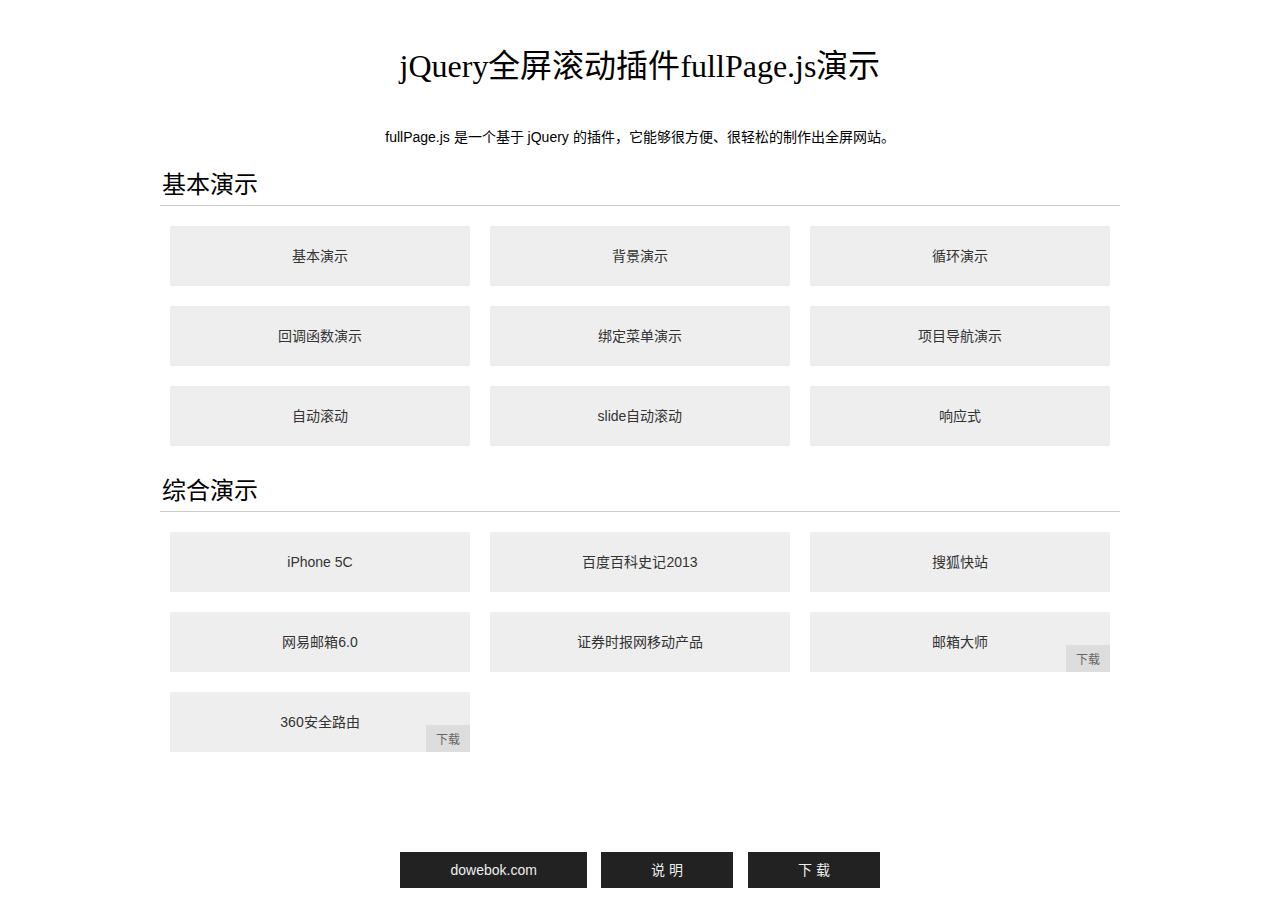
<file: 插件/fullpage/index.html>
<!DOCTYPE html>
<html lang="zh-CN">
<head>
<meta charset="utf-8">
<title>jQuery全屏滚动插件fullPage.js演示_dowebok</title>
<style>
* { margin: 0; padding: 0;}
.wrap { width: 960px; margin: 0 auto; font: 14px Tahoma,Helvetica,Arial,"宋体";}
p { margin: 14px 0; text-align: center;}
h2 { margin-bottom: 20px; padding: 5px 2px; border-bottom: 1px solid #ccc; font: 500 24px "Microsoft Yahei";}
ul { margin-top: 20px; list-style-type: none; overflow: hidden; zoom: 1;}
li { position: relative; float: left; width: 300px; margin: 0 10px 20px;}
ul a { float: left; width: 300px; height: 60px; line-height: 60px; color: #333; text-align: center; text-decoration: none; background-color: #eee;}
ul .downLink { position: absolute; right: 0; bottom: 0; width: auto; height: auto; padding: 5px 10px; line-height: normal; font-size: 12px; color: #666; background-color: #ddd;}
ul .downLink:hover { color: #000;}
</style>
</head>

<body>
<h1 style="margin: 40px; font: 32px Microsoft Yahei; text-align: center;">jQuery全屏滚动插件fullPage.js演示</h1>

<div class="wrap">
	<p>fullPage.js 是一个基于 jQuery 的插件，它能够很方便、很轻松的制作出全屏网站。</p>
	<h2>基本演示</h2>
	<ul>
		<li><a href="index2.html" target="_blank">基本演示</a></li>
		<li><a href="index3.html" target="_blank">背景演示</a></li>
		<li><a href="index4.html" target="_blank">循环演示</a></li>
		<li><a href="index5.html" target="_blank">回调函数演示</a></li>
		<li><a href="index6.html" target="_blank">绑定菜单演示</a></li>
		<li><a href="index7.html" target="_blank">项目导航演示</a></li>
		<li><a href="index11.html" target="_blank">自动滚动</a></li>
		<li><a href="index12.html" target="_blank">slide自动滚动</a></li>
		<li><a href="index13.html" target="_blank">响应式</a></li>
	</ul>

	<h2>综合演示</h2>
	<ul>
		<li><a href="http://www.dowebok.com/demo/2014/77/index8.html" target="_blank">iPhone 5C</a></li>
		<li><a href="http://www.dowebok.com/demo/2014/78/" target="_blank">百度百科史记2013</a></li>
		<li><a href="http://www.dowebok.com/demo/2014/80/" target="_blank">搜狐快站</a></li>
		<li><a href="http://www.dowebok.com/demo/2014/97/" target="_blank">网易邮箱6.0</a></li>
		<li><a href="http://www.dowebok.com/demo/2014/77/index9.html" target="_blank">证券时报网移动产品</a></li>
		<li><a href="http://www.dowebok.com/demo/126/" target="_blank">邮箱大师</a> <a class="downLink" href="http://www.400gb.com/file/74538329" target="_blank">下载</a></li>
		<li><a href="index10.html" target="_blank">360安全路由</a> <a class="downLink" href="http://www.400gb.com/file/74322911" target="_blank">下载</a></li>
	</ul>
</div>

<style>
.menu { height: 30px; margin-bottom: 30px; padding: 10px; background-color: #f0f0f0; text-align: center;}
.menu a { display: inline-block; height: 30px; padding: 0 20px; line-height: 30px; font-size: 14px; color: #333; text-decoration: none;}
.menu a:hover { color: #000; background-color: #e9e9e9;}
.menu .cur { background-color: #ddd !important; color: #000;}

.vad { margin:80px 0 5px; font-family: arial,宋体,sans-serif; text-align:center;}
.vad a { display:inline-block; height: 36px; line-height: 36px; margin:0 5px; padding:0 50px; font-size:14px; text-align:center; color:#eee; text-decoration:none; background-color:#222;}
.vad a:hover { color:#fff; background-color:#000;}
.thead { width: 728px; height: 90px; margin: 0 auto;}
</style>

<p class="vad">
	<a href="http://www.dowebok.com/" target="_blank">dowebok.com</a>
	<a href="http://www.dowebok.com/77.html" target="_blank">说 明</a>
	<a href="http://www.dowebok.com/77.html" target="_blank">下 载</a>
</p>

</body>
</html>
</file>
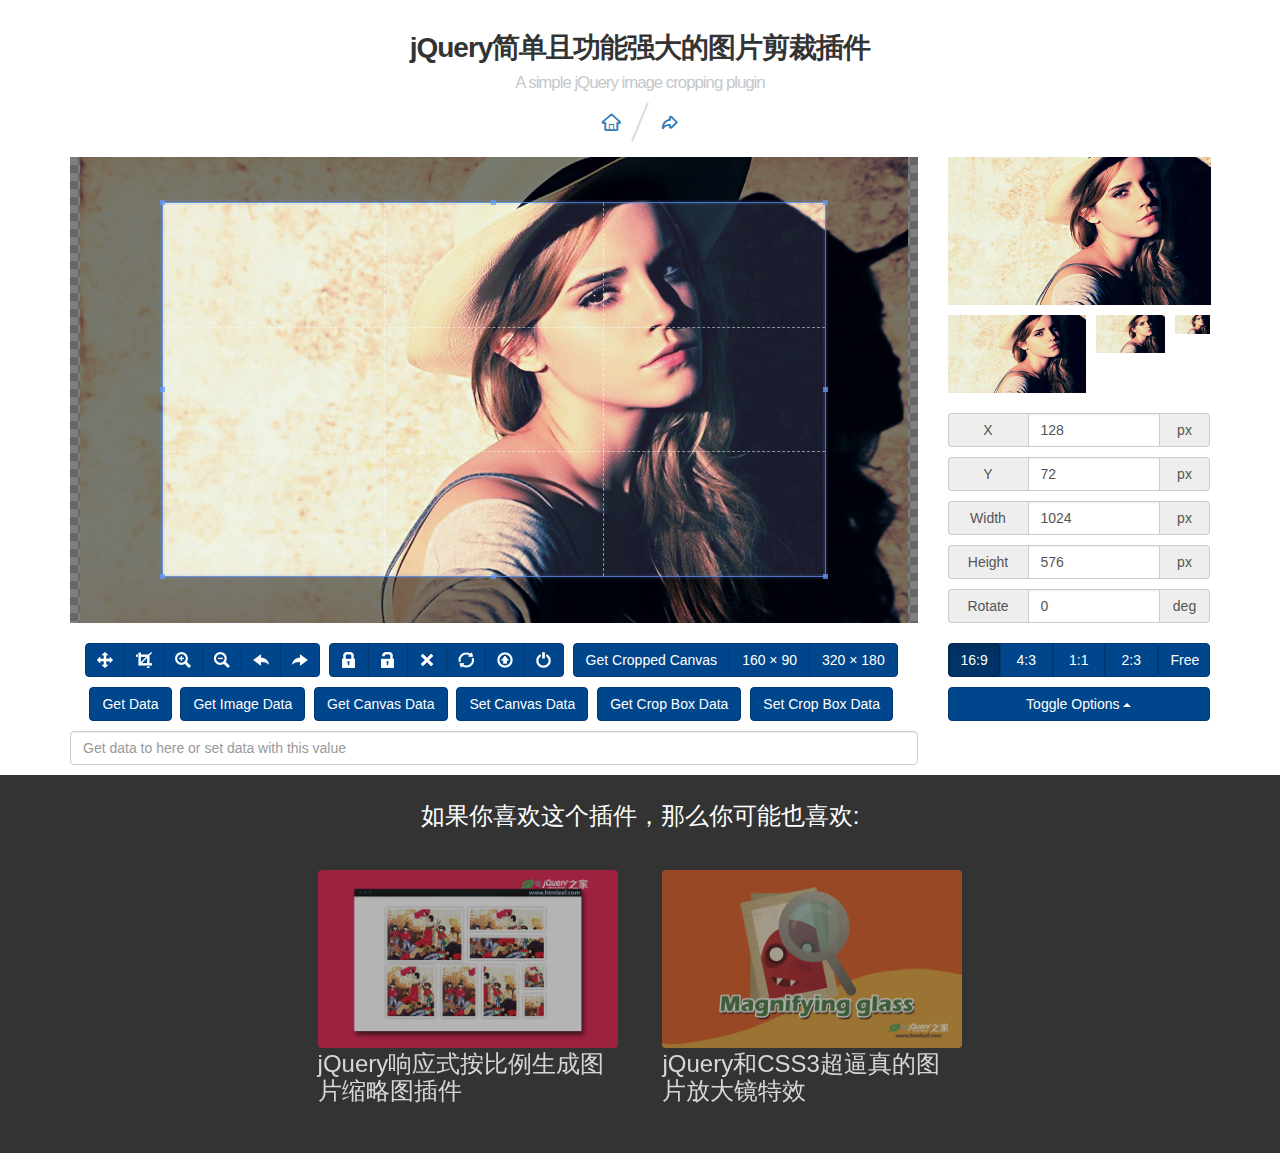
<file: 插件/头像编辑上传/index.html>
<!doctype html>
<html lang="zh">
<head>
	<meta charset="UTF-8">
	<meta http-equiv="X-UA-Compatible" content="IE=edge,chrome=1"> 
	<meta name="viewport" content="width=device-width, initial-scale=1.0">
	<title>jQuery简单且功能强大的图片剪裁插件|DEMO_jQuery之家-自由分享jQuery、html5、css3的插件库</title>
	<link rel="stylesheet" type="text/css" href="css/normalize.css" />
	<link rel="stylesheet" type="text/css" href="css/default.css">
	<link href="assets/css/bootstrap.min.css" rel="stylesheet">
  	<link href="dist/cropper.css" rel="stylesheet">
  	<link href="css/main.css" rel="stylesheet">
	<!--[if IE]>
		<script src="http://libs.useso.com/js/html5shiv/3.7/html5shiv.min.js"></script>
	<![endif]-->
</head>
<body>
	<div class="htmleaf-container">
		<header class="htmleaf-header">
			<h1>jQuery简单且功能强大的图片剪裁插件 <span>A simple jQuery image cropping plugin</span></h1>
			<div class="htmleaf-links">
				<a class="htmleaf-icon icon-htmleaf-home-outline" href="http://www.htmleaf.com/" title="jQuery之家" target="_blank"><span> jQuery之家</span></a>
				<a class="htmleaf-icon icon-htmleaf-arrow-forward-outline" href="http://www.htmleaf.com/jQuery/Image-Effects/201504211716.html" title="返回下载页" target="_blank"><span> 返回下载页</span></a>
			</div>
		</header>
		<!-- Content -->
  <div class="container">
    <div class="row">
      <div class="col-md-9">
        <!-- <h3 class="page-header">Demo:</h3> -->
        <div class="img-container">
          <img src="assets/img/picture.jpg" alt="Picture">
        </div>
      </div>
      <div class="col-md-3">
        <!-- <h3 class="page-header">Preview:</h3> -->
        <div class="docs-preview clearfix">
          <div class="img-preview preview-lg"></div>
          <div class="img-preview preview-md"></div>
          <div class="img-preview preview-sm"></div>
          <div class="img-preview preview-xs"></div>
        </div>

        <!-- <h3 class="page-header">Data:</h3> -->
        <div class="docs-data">
          <div class="input-group">
            <label class="input-group-addon" for="dataX">X</label>
            <input class="form-control" id="dataX" type="text" placeholder="x">
            <span class="input-group-addon">px</span>
          </div>
          <div class="input-group">
            <label class="input-group-addon" for="dataY">Y</label>
            <input class="form-control" id="dataY" type="text" placeholder="y">
            <span class="input-group-addon">px</span>
          </div>
          <div class="input-group">
            <label class="input-group-addon" for="dataWidth">Width</label>
            <input class="form-control" id="dataWidth" type="text" placeholder="width">
            <span class="input-group-addon">px</span>
          </div>
          <div class="input-group">
            <label class="input-group-addon" for="dataHeight">Height</label>
            <input class="form-control" id="dataHeight" type="text" placeholder="height">
            <span class="input-group-addon">px</span>
          </div>
          <div class="input-group">
            <label class="input-group-addon" for="dataRotate">Rotate</label>
            <input class="form-control" id="dataRotate" type="text" placeholder="rotate">
            <span class="input-group-addon">deg</span>
          </div>
        </div>
      </div>
    </div>
    <div class="row">
      <div class="col-md-9 docs-buttons">
        <!-- <h3 class="page-header">Toolbar:</h3> -->
        <div class="btn-group">
          <button class="btn btn-primary" data-method="setDragMode" data-option="move" type="button" title="Move">
            <span class="docs-tooltip" data-toggle="tooltip" title="$().cropper(&quot;setDragMode&quot;, &quot;move&quot;)">
              <span class="icon icon-move"></span>
            </span>
          </button>
          <button class="btn btn-primary" data-method="setDragMode" data-option="crop" type="button" title="Crop">
            <span class="docs-tooltip" data-toggle="tooltip" title="$().cropper(&quot;setDragMode&quot;, &quot;crop&quot;)">
              <span class="icon icon-crop"></span>
            </span>
          </button>
          <button class="btn btn-primary" data-method="zoom" data-option="0.1" type="button" title="Zoom In">
            <span class="docs-tooltip" data-toggle="tooltip" title="$().cropper(&quot;zoom&quot;, 0.1)">
              <span class="icon icon-zoom-in"></span>
            </span>
          </button>
          <button class="btn btn-primary" data-method="zoom" data-option="-0.1" type="button" title="Zoom Out">
            <span class="docs-tooltip" data-toggle="tooltip" title="$().cropper(&quot;zoom&quot;, -0.1)">
              <span class="icon icon-zoom-out"></span>
            </span>
          </button>
          <button class="btn btn-primary" data-method="rotate" data-option="-45" type="button" title="Rotate Left">
            <span class="docs-tooltip" data-toggle="tooltip" title="$().cropper(&quot;rotate&quot;, -45)">
              <span class="icon icon-rotate-left"></span>
            </span>
          </button>
          <button class="btn btn-primary" data-method="rotate" data-option="45" type="button" title="Rotate Right">
            <span class="docs-tooltip" data-toggle="tooltip" title="$().cropper(&quot;rotate&quot;, 45)">
              <span class="icon icon-rotate-right"></span>
            </span>
          </button>
        </div>

        <div class="btn-group">
          <button class="btn btn-primary" data-method="disable" type="button" title="Disable">
            <span class="docs-tooltip" data-toggle="tooltip" title="$().cropper(&quot;disable&quot;)">
              <span class="icon icon-lock"></span>
            </span>
          </button>
          <button class="btn btn-primary" data-method="enable" type="button" title="Enable">
            <span class="docs-tooltip" data-toggle="tooltip" title="$().cropper(&quot;enable&quot;)">
              <span class="icon icon-unlock"></span>
            </span>
          </button>
          <button class="btn btn-primary" data-method="clear" type="button" title="Clear">
            <span class="docs-tooltip" data-toggle="tooltip" title="$().cropper(&quot;clear&quot;)">
              <span class="icon icon-remove"></span>
            </span>
          </button>
          <button class="btn btn-primary" data-method="reset" type="button" title="Reset">
            <span class="docs-tooltip" data-toggle="tooltip" title="$().cropper(&quot;reset&quot;)">
              <span class="icon icon-refresh"></span>
            </span>
          </button>
          <label class="btn btn-primary btn-upload" for="inputImage" title="Upload image file">
            <input class="sr-only" id="inputImage" name="file" type="file" accept="image/*">
            <span class="docs-tooltip" data-toggle="tooltip" title="Import image with Blob URLs">
              <span class="icon icon-upload"></span>
            </span>
          </label>
          <button class="btn btn-primary" data-method="destroy" type="button" title="Destroy">
            <span class="docs-tooltip" data-toggle="tooltip" title="$().cropper(&quot;destroy&quot;)">
              <span class="icon icon-off"></span>
            </span>
          </button>
        </div>

        <div class="btn-group btn-group-crop">
          <button class="btn btn-primary" data-method="getCroppedCanvas" type="button">
            <span class="docs-tooltip" data-toggle="tooltip" title="$().cropper(&quot;getCroppedCanvas&quot;)">
              Get Cropped Canvas
            </span>
          </button>
          <button class="btn btn-primary" data-method="getCroppedCanvas" data-option="{ &quot;width&quot;: 160, &quot;height&quot;: 90 }" type="button">
            <span class="docs-tooltip" data-toggle="tooltip" title="$().cropper(&quot;getCroppedCanvas&quot;, { &quot;width&quot;: 160, &quot;height&quot;: 90 })">
              160 &times; 90
            </span>
          </button>
          <button class="btn btn-primary" data-method="getCroppedCanvas" data-option="{ &quot;width&quot;: 320, &quot;height&quot;: 180 }" type="button">
            <span class="docs-tooltip" data-toggle="tooltip" title="$().cropper(&quot;getCroppedCanvas&quot;, { &quot;width&quot;: 320, &quot;height&quot;: 180 })">
              320 &times; 180
            </span>
          </button>
        </div>

        <!-- Show the cropped image in modal -->
        <div class="modal fade docs-cropped" id="getCroppedCanvasModal" aria-hidden="true" aria-labelledby="getCroppedCanvasTitle" role="dialog" tabindex="-1">
          <div class="modal-dialog">
            <div class="modal-content">
              <div class="modal-header">
                <button class="close" data-dismiss="modal" type="button" aria-hidden="true">&times;</button>
                <h4 class="modal-title" id="getCroppedCanvasTitle">Cropped</h4>
              </div>
              <div class="modal-body"></div>
              <!-- <div class="modal-footer">
                <button class="btn btn-primary" data-dismiss="modal" type="button">Close</button>
              </div> -->
            </div>
          </div>
        </div><!-- /.modal -->

        <button class="btn btn-primary" data-method="getData" data-option="" data-target="#putData" type="button">
          <span class="docs-tooltip" data-toggle="tooltip" title="$().cropper(&quot;getData&quot;)">
            Get Data
          </span>
        </button>
        <button class="btn btn-primary" data-method="getImageData" data-option="" data-target="#putData" type="button">
          <span class="docs-tooltip" data-toggle="tooltip" title="$().cropper(&quot;getImageData&quot;)">
            Get Image Data
          </span>
        </button>
        <button class="btn btn-primary" data-method="getCanvasData" data-option="" data-target="#putData" type="button">
          <span class="docs-tooltip" data-toggle="tooltip" title="$().cropper(&quot;getCanvasData&quot;)">
            Get Canvas Data
          </span>
        </button>
        <button class="btn btn-primary" data-method="setCanvasData" data-target="#putData" type="button">
          <span class="docs-tooltip" data-toggle="tooltip" title="$().cropper(&quot;setCanvasData&quot;, data)">
            Set Canvas Data
          </span>
        </button>
        <button class="btn btn-primary" data-method="getCropBoxData" data-option="" data-target="#putData" type="button">
          <span class="docs-tooltip" data-toggle="tooltip" title="$().cropper(&quot;getCropBoxData&quot;)">
            Get Crop Box Data
          </span>
        </button>
        <button class="btn btn-primary" data-method="setCropBoxData" data-target="#putData" type="button">
          <span class="docs-tooltip" data-toggle="tooltip" title="$().cropper(&quot;setCropBoxData&quot;, data)">
            Set Crop Box Data
          </span>
        </button>
        <input class="form-control" id="putData" type="text" placeholder="Get data to here or set data with this value">

      </div><!-- /.docs-buttons -->

      <div class="col-md-3 docs-toggles">
        <!-- <h3 class="page-header">Toggles:</h3> -->
        <div class="btn-group btn-group-justified" data-toggle="buttons">
          <label class="btn btn-primary active" data-method="setAspectRatio" data-option="1.7777777777777777" title="Set Aspect Ratio">
            <input class="sr-only" id="aspestRatio1" name="aspestRatio" value="1.7777777777777777" type="radio">
            <span class="docs-tooltip" data-toggle="tooltip" title="$().cropper(&quot;setAspectRatio&quot;, 16 / 9)">
              16:9
            </span>
          </label>
          <label class="btn btn-primary" data-method="setAspectRatio" data-option="1.3333333333333333" title="Set Aspect Ratio">
            <input class="sr-only" id="aspestRatio2" name="aspestRatio" value="1.3333333333333333" type="radio">
            <span class="docs-tooltip" data-toggle="tooltip" title="$().cropper(&quot;setAspectRatio&quot;, 4 / 3)">
              4:3
            </span>
          </label>
          <label class="btn btn-primary" data-method="setAspectRatio" data-option="1" title="Set Aspect Ratio">
            <input class="sr-only" id="aspestRatio3" name="aspestRatio" value="1" type="radio">
            <span class="docs-tooltip" data-toggle="tooltip" title="$().cropper(&quot;setAspectRatio&quot;, 1 / 1)">
              1:1
            </span>
          </label>
          <label class="btn btn-primary" data-method="setAspectRatio" data-option="0.6666666666666666" title="Set Aspect Ratio">
            <input class="sr-only" id="aspestRatio4" name="aspestRatio" value="0.6666666666666666" type="radio">
            <span class="docs-tooltip" data-toggle="tooltip" title="$().cropper(&quot;setAspectRatio&quot;, 2 / 3)">
              2:3
            </span>
          </label>
          <label class="btn btn-primary" data-method="setAspectRatio" data-option="NaN" title="Set Aspect Ratio">
            <input class="sr-only" id="aspestRatio5" name="aspestRatio" value="NaN" type="radio">
            <span class="docs-tooltip" data-toggle="tooltip" title="$().cropper(&quot;setAspectRatio&quot;, NaN)">
              Free
            </span>
          </label>
        </div>

        <div class="dropdown dropup docs-options">
          <button class="btn btn-primary btn-block dropdown-toggle" id="toggleOptions" type="button" data-toggle="dropdown" aria-expanded="true">
            Toggle Options
            <span class="caret"></span>
          </button>
          <ul class="dropdown-menu" role="menu" aria-labelledby="toggleOptions">
            <li role="presentation">
              <label class="checkbox-inline">
                <input type="checkbox" name="option" value="strict" checked>
                strict
              </label>
            </li>
            <li role="presentation">
              <label class="checkbox-inline">
                <input type="checkbox" name="option" value="responsive" checked>
                responsive
              </label>
            </li>
            <li role="presentation">
              <label class="checkbox-inline">
                <input type="checkbox" name="option" value="checkImageOrigin" checked>
                checkImageOrigin
              </label>
            </li>

            <li role="presentation">
              <label class="checkbox-inline">
                <input type="checkbox" name="option" value="modal" checked>
                modal
              </label>
            </li>
            <li role="presentation">
              <label class="checkbox-inline">
                <input type="checkbox" name="option" value="guides" checked>
                guides
              </label>
            </li>
            <li role="presentation">
              <label class="checkbox-inline">
                <input type="checkbox" name="option" value="highlight" checked>
                highlight
              </label>
            </li>
            <li role="presentation">
              <label class="checkbox-inline">
                <input type="checkbox" name="option" value="background" checked>
                background
              </label>
            </li>

            <li role="presentation">
              <label class="checkbox-inline">
                <input type="checkbox" name="option" value="autoCrop" checked>
                autoCrop
              </label>
            </li>
            <li role="presentation">
              <label class="checkbox-inline">
                <input type="checkbox" name="option" value="dragCrop" checked>
                dragCrop
              </label>
            </li>
            <li role="presentation">
              <label class="checkbox-inline">
                <input type="checkbox" name="option" value="movable" checked>
                movable
              </label>
            </li>
            <li role="presentation">
              <label class="checkbox-inline">
                <input type="checkbox" name="option" value="resizable" checked>
                resizable
              </label>
            </li>
            <li role="presentation">
              <label class="checkbox-inline">
                <input type="checkbox" name="option" value="rotatable" checked>
                rotatable
              </label>
            </li>
            <li role="presentation">
              <label class="checkbox-inline">
                <input type="checkbox" name="option" value="zoomable" checked>
                zoomable
              </label>
            </li>
            <li role="presentation">
              <label class="checkbox-inline">
                <input type="checkbox" name="option" value="touchDragZoom" checked>
                touchDragZoom
              </label>
            </li>
            <li role="presentation">
              <label class="checkbox-inline">
                <input type="checkbox" name="option" value="mouseWheelZoom" checked>
                mouseWheelZoom
              </label>
            </li>
          </ul>
        </div><!-- /.dropdown -->
      </div><!-- /.docs-toggles -->
    </div>
  </div>
  <!-- Alert -->
  <div class="docs-alert"><span class="warning message"></span></div>
		<div class="related">
		    <h3>如果你喜欢这个插件，那么你可能也喜欢:</h3>
		    <a href="http://www.htmleaf.com/jQuery/Image-Effects/201501211243.html">
			  <img src="related/1.jpg" width="300" alt=" jQuery响应式按比例生成图片缩略图插件"/>
			  <h3> jQuery响应式按比例生成图片缩略图插件</h3>
			</a>
			<a href="http://www.htmleaf.com/jQuery/Image-Effects/201503171533.html">
			  <img src="related/2.jpg" width="300" alt="jQuery和CSS3超逼真的图片放大镜特效"/>
			  <h3>jQuery和CSS3超逼真的图片放大镜特效</h3>
			</a>
		</div>
	</div>
	
	<script src="assets/js/jquery.min.js"></script>
	  <script src="assets/js/bootstrap.min.js"></script>
	  <script src="dist/cropper.js"></script>
	  <script src="js/main.js"></script>
</body>
</html>
</file>
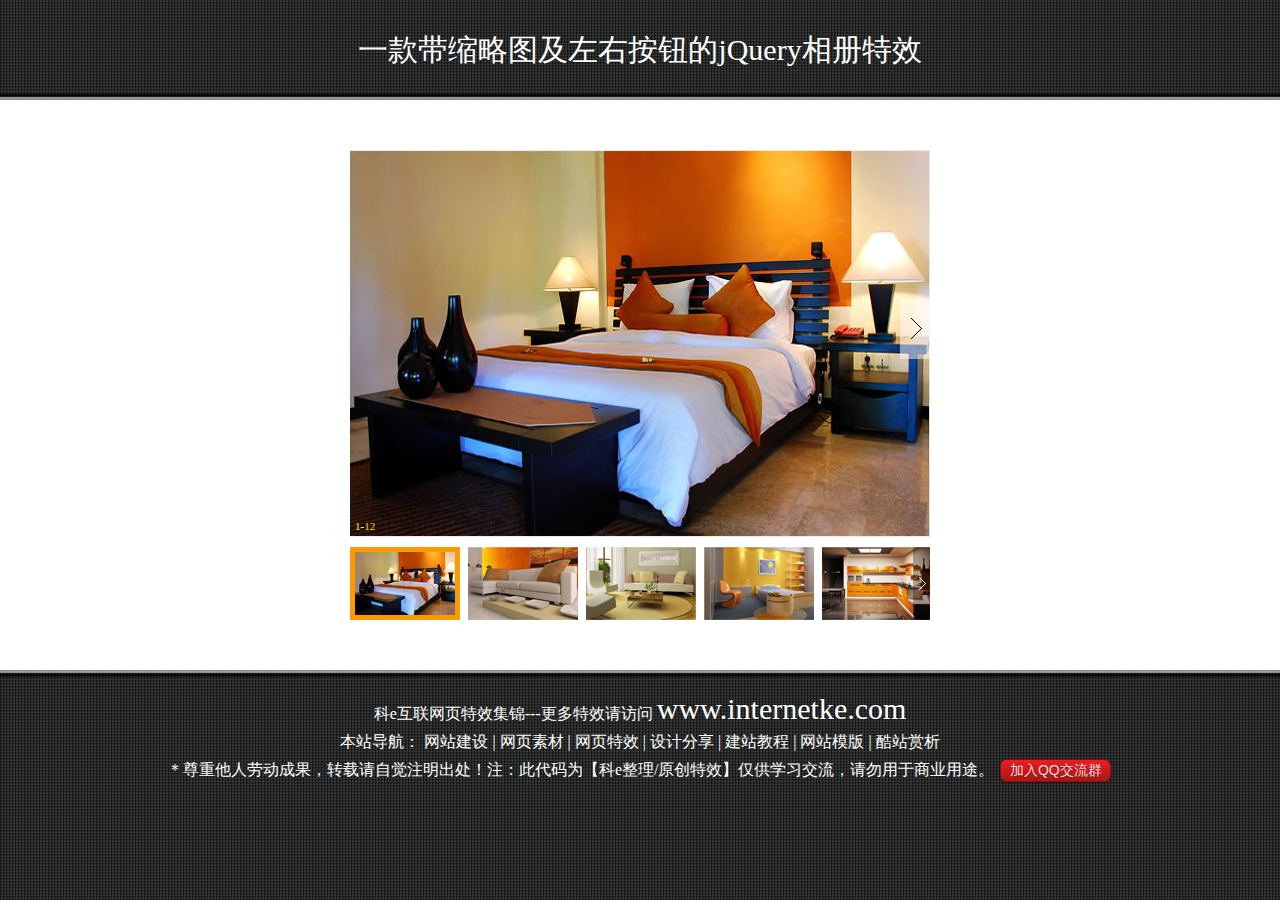
<file: 插件/ke_photo/2013111302/index.html>
<!DOCTYPE html PUBLIC "-//W3C//DTD XHTML 1.0 Transitional//EN" "http://www.w3.org/TR/xhtml1/DTD/xhtml1-transitional.dtd">
<html xmlns="http://www.w3.org/1999/xhtml">
<head>
<meta http-equiv="Content-Type" content="text/html; charset=utf-8" />
<title>一款带缩略图及左右按钮的jQuery相册特效</title>
<meta name="keywords" content="网页特效,jQuery特效,jquery相册,多图相册js,js相册代码下载" />
<meta name="description" content="一款带缩略图及左右按钮渐变切换的jQuery相册特效，带左右按钮，透明渐变切换，效果柔和、流畅。">
<link rel="stylesheet" href="css/DB_gallery.css" type="text/css">
<script type="text/javascript" src="js/jquery-1.7.1.min.js"></script>
<script type="text/javascript" src="js/jquery.DB_gallery.js"></script>
</head>
<body class="keBody">
<h1 class="keTitle">一款带缩略图及左右按钮的jQuery相册特效</h1>
<div class="kePublic">
<!--效果html开始-->
  <div id="DB_gallery">
    <div class="DB_imgSet">
      <div class="DB_imgWin"><img src="images/img1.jpg" alt=""/></div>
      <div class="DB_page"><span class="DB_current">0</span>-<span class="DB_total">0</span></div>
      <div class="DB_prevBtn"><img src="images/prev_off.png" alt="jquery相册"/></div>
      <div class="DB_nextBtn"><img src="images/next_off.png" alt="图片相册"/></div>
    </div>
    <div class="DB_thumSet">
      <ul class="DB_thumMove">
        <li><a href="images/img1.jpg"><img src="images/thum1.jpg" alt="图片相册"/></a></li>
        <li><a href="images/img2.jpg"><img src="images/thum2.jpg" alt="jquery相册"/></a></li>
        <li><a href="images/img3.jpg"><img src="images/thum3.jpg" alt="图片相册"/></a></li>
        <li><a href="images/img4.jpg"><img src="images/thum4.jpg" alt="jquery相册"/></a></li>
        <li><a href="images/img5.jpg"><img src="images/thum5.jpg" alt="图片相册"/></a></li>
        <li><a href="images/img6.jpg"><img src="images/thum6.jpg" alt="素材库"/></a></li>
        <li><a href="images/img1.jpg"><img src="images/thum1.jpg" alt="jquery相册"/></a></li>
        <li><a href="images/img2.jpg"><img src="images/thum2.jpg" alt=""/></a></li>
        <li><a href="images/img3.jpg"><img src="images/thum3.jpg" alt=""/></a></li>
        <li><a href="images/img4.jpg"><img src="images/thum4.jpg" alt=""/></a></li>
        <li><a href="images/img5.jpg"><img src="images/thum5.jpg" alt="网页特效"/></a></li>
        <li><a href="images/img6.jpg"><img src="images/thum6.jpg" alt=""/></a></li>
      </ul>
      <div class="DB_thumLine"></div>
      <div class="DB_prevPageBtn"><img src="images/prev_page.png" alt="上一页"/></div>
      <div class="DB_nextPageBtn"><img src="images/next_page.png" alt="下一页"/></div>
    </div>
  </div>
  <script type="text/javascript">
	$('#DB_gallery').DB_gallery({
		thumWidth:110,            
		thumGap:8,                
		thumMoveStep:4,           
		moveSpeed:300,            
		fadeSpeed:500            
	});
</script>
<!--效果html结束-->
</div>
<div class="keBottom">
<p class="keTxtP">科e互联网页特效集锦---更多特效请访问 <a class="keUrl" href="http://www.internetke.com" target="_blank">www.internetke.com</a></p>
<p class="keTxtP">本站导航：
<a href="http://www.internetke.com/" target="_blank" class="cor_bs">网站建设</a> | 
<a href="http://www.internetke.com/material/" target="_blank" class="cor_bs">网页素材</a> | 
<a href="http://www.internetke.com/effects/" target="_blank" class="cor_bs">网页特效</a> | 
<a href="http://www.internetke.com/share/" target="_blank" class="cor_bs">设计分享</a> | 
<a href="http://www.internetke.com/tutorial/" target="_blank" class="cor_bs">建站教程</a> | 
<a href="http://www.internetke.com/model/" target="_blank" class="cor_bs">网站模版</a> | 
<a href="http://www.internetke.com/appreciate/" target="_blank" class="cor_bs">酷站赏析</a>
</p>
<p class="keTxtP">＊尊重他人劳动成果，转载请自觉注明出处！注：此代码为【科e整理/原创特效】仅供学习交流，请勿用于商业用途。
<a target="_blank" href="http://wp.qq.com/wpa/qunwpa?idkey=a7df3558c291e0407375b9ad649d96a6e507286ffeb0650c65a221d1500a0779" class="button red" title="北京网站建设,网页特效QQ交流群-科e互联">加入QQ交流群</a></p>
</div>
</body>
</html>
</file>
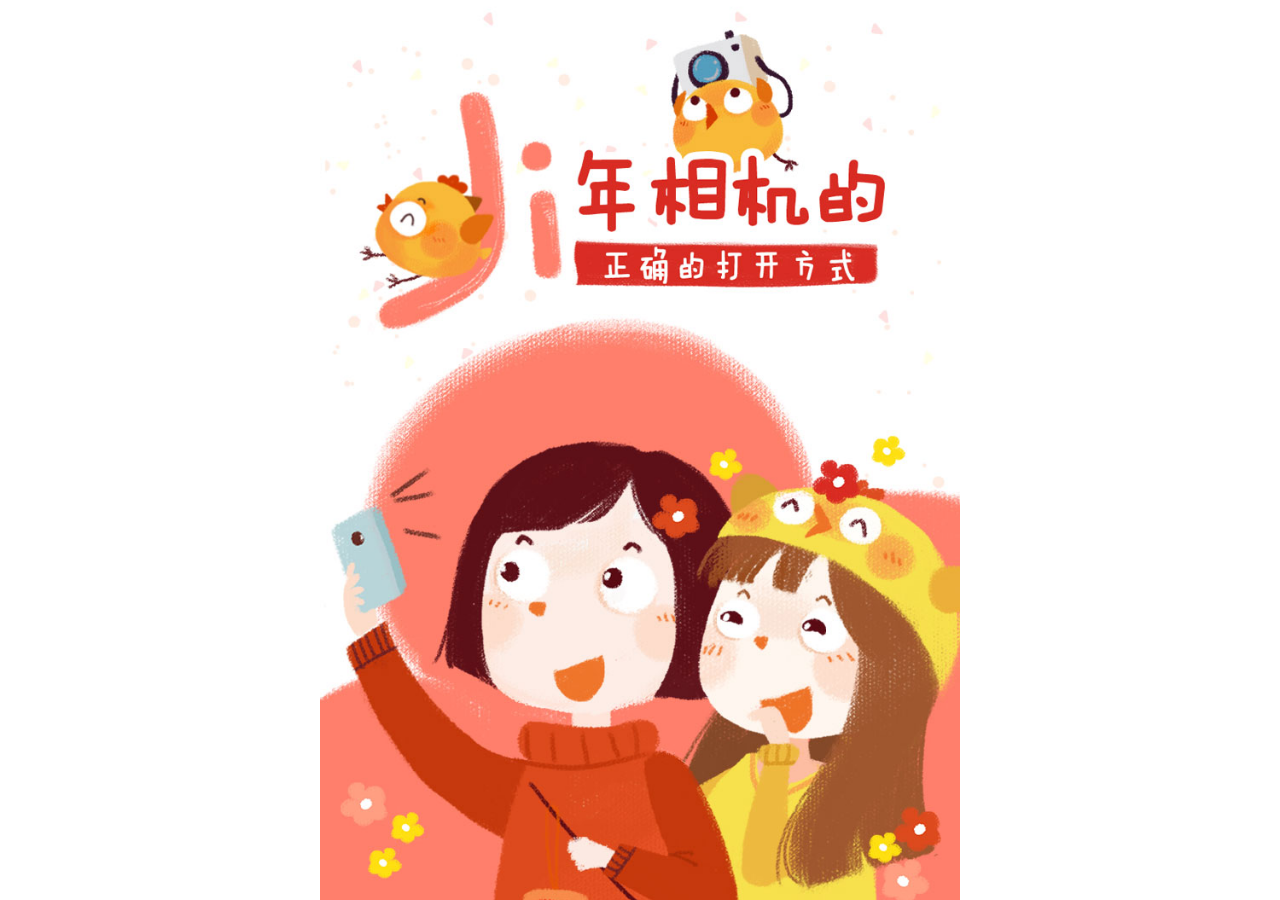
<file: 插件/全屏竖屏/html/index.html>
<!DOCTYPE html>
<html>
<head>
<meta http-equiv="Content-Type" content="text/html; charset=utf-8" />
<title>新年贺卡</title>
<meta name="viewport" content="initial-scale=1">

<link rel="stylesheet" href="css/swiper.min.css">
<script src="js/jquery-1.8.3.min.js"></script>
<script src="js/swiper.min.js"></script>

<style>
* {
	margin: 0;
	padding: 0;
}
  .swiper-container {
  
  }
  .swiper-wrapper {
    -webkit-perspective: 1200px;
    -moz-perspective: 1200px;
    -ms-perspective: 1200px;
    perspective: 1200px;
  }
  .swiper-slide {
    position: relative;
    -webkit-transform-style: preserve-3d;
    -moz-transform-style: preserve-3d;
    -ms-transform-style: preserve-3d;
    transform-style: preserve-3d;
   background-size:100% auto;
   overflow:hidden;
   text-align:center;
   line-height:300px;
  }
.swiper-slide img{
	max-width:100%;
}

</style>
</head>
<body>
<div style="max-width:640px; margin:0 auto;">
<div class="swiper-container">
  <div class="swiper-wrapper">
  	<div class="swiper-slide"><img src="images/01.jpg"></div>
    <div class="swiper-slide"><img src="images/02.jpg"></div>
    <div class="swiper-slide"><img src="images/03.jpg"></div>
    <div class="swiper-slide"><img src="images/04.jpg"></div>
    <div class="swiper-slide" class="last"><img src="images/05.jpg"><a href="#" style="display: block;width: 100%;height: 100%;position: absolute;top: 0;"></a></div>
  </div>
</div>
</div>
<script type = "text/javascript">
function fixPagesHeight() {
	$('.swiper-slide,.swiper-container').css({
		height: $(window).height(),
	})
}
$(window).on('resize', function() {
	fixPagesHeight();
})
fixPagesHeight();


var mySwiper = new Swiper('.swiper-container', {

    direction: 'vertical',
	mousewheelControl: true,
	watchSlidesProgress: true,
	onInit: function(swiper) {
		swiper.myactive = 0;
		
	},
	onProgress: function(swiper) {
		for (var i = 0; i < swiper.slides.length; i++) {
			var slide = swiper.slides[i];
			var progress = slide.progress;
			var translate, boxShadow;

			translate = progress * swiper.height * 0.8;
			scale = 1 - Math.min(Math.abs(progress * 0.2), 1);
			boxShadowOpacity = 0;

			slide.style.boxShadow = '0px 0px 10px rgba(0,0,0,' + boxShadowOpacity + ')';

			if (i == swiper.myactive) {
				es = slide.style;
				es.webkitTransform = es.MsTransform = es.msTransform = es.MozTransform = es.OTransform = es.transform = 'translate3d(0,' + (translate) + 'px,0) scale(' + scale + ')';
				es.zIndex=0;


			}else{
				es = slide.style;
				es.webkitTransform = es.MsTransform = es.msTransform = es.MozTransform = es.OTransform = es.transform ='';
				es.zIndex=1;
				
			}

		}

	},


	onTransitionEnd: function(swiper, speed) {
		for (var i = 0; i < swiper.slides.length; i++) {
		//	es = swiper.slides[i].style;
		//	es.webkitTransform = es.MsTransform = es.msTransform = es.MozTransform = es.OTransform = es.transform = '';

		//	swiper.slides[i].style.zIndex = Math.abs(swiper.slides[i].progress);

			
		}

		swiper.myactive = swiper.activeIndex;

	},
	onSetTransition: function(swiper, speed) {

		for (var i = 0; i < swiper.slides.length; i++) {
			//if (i == swiper.myactive) {

				es = swiper.slides[i].style;
				es.webkitTransitionDuration = es.MsTransitionDuration = es.msTransitionDuration = es.MozTransitionDuration = es.OTransitionDuration = es.transitionDuration = speed + 'ms';
			//}
		}

	}

});
</script>

</body>
</html>
</file>
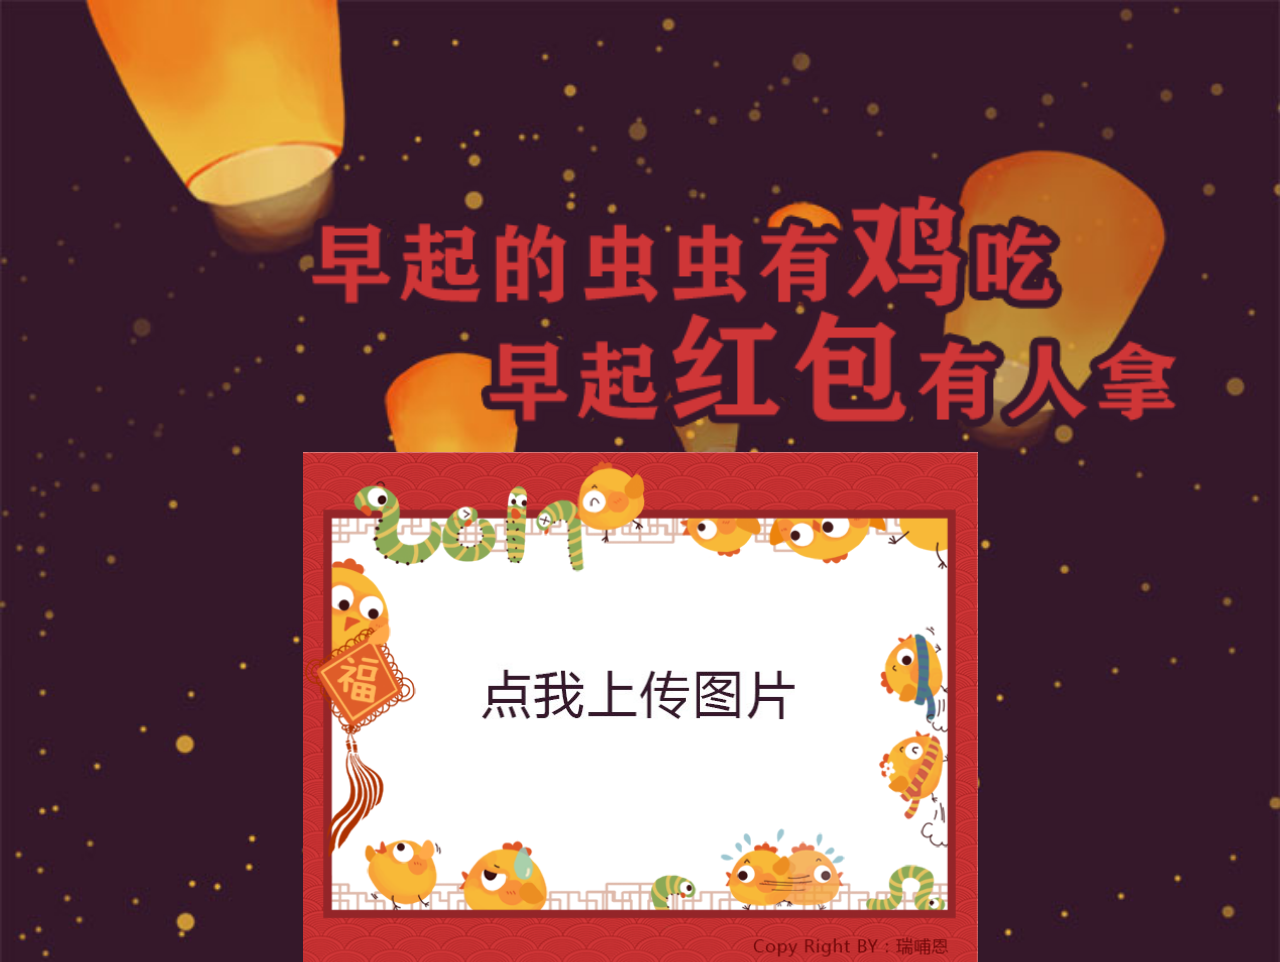
<file: 插件/头像上传/photoclip/index.html>
<!doctype html>
<html lang="zh">

	<head>
		<meta charset="UTF-8">
		<meta http-equiv="X-UA-Compatible" content="IE=edge,chrome=1">
		<meta name="viewport" content="width=device-width, initial-scale=1.0, minimum-scale=1.0, maximum-scale=1.0, user-scalable=no, minimal-ui" />
		<meta name="apple-mobile-web-app-capable" content="yes" />
		<meta name="format-detection" content="telephone=no, email=no" />
		<title>图片裁剪插件</title>
		<link rel="stylesheet" type="text/css" href="css/reset.css">
		<link rel="stylesheet" type="text/css" href="css/default.css">
	</head>

	<body ontouchstart="">
		<article class="htmleaf-container">
			<header class="htmleaf-header">
				<img src="images/top.png" / width="100%">
			</header>
			<div id="clipArea"></div>
			<label id="upload_img" for="file" style="position: fixed;top: 0;left: 0;width: 100%;height: 100%;">
				<input style="display: none;" type="file" id="file">
			</label>

			<button id="clipBtn" style="display: none;">保存</button>
			<div id="view" style="display: none;"></div>
			<input type="hidden" name="" id="dataURL" value="" />
		</article>

		<script src="js/jquery-1.8.3.min.js"></script>
		<script src="js/iscroll-zoom.js"></script>
		<script src="js/hammer.js"></script>
		<script src="js/jquery.photoClip.js"></script>
		<script>
			$(document).on('change', '#file', function() {
				$('#clipBtn').show();
				$('#upload_img').hide();
			})
			$("#clipArea").photoClip({
				width: $("#clipArea").width(),
				height: $("#clipArea").height(),
				file: "#file",
//				view: "#view",
				ok: "#clipBtn",
				loadStart: function() {
					console.log("照片读取中");
				},
				loadComplete: function() {
					console.log("照片读取完成");
				},
				clipFinish: function(dataURL) {
//					console.log(dataURL);
					$('article').append('保存成功')
					$('#dataURL').val(dataURL);
				}
			});
		</script>
	</body>

</html>
</file>
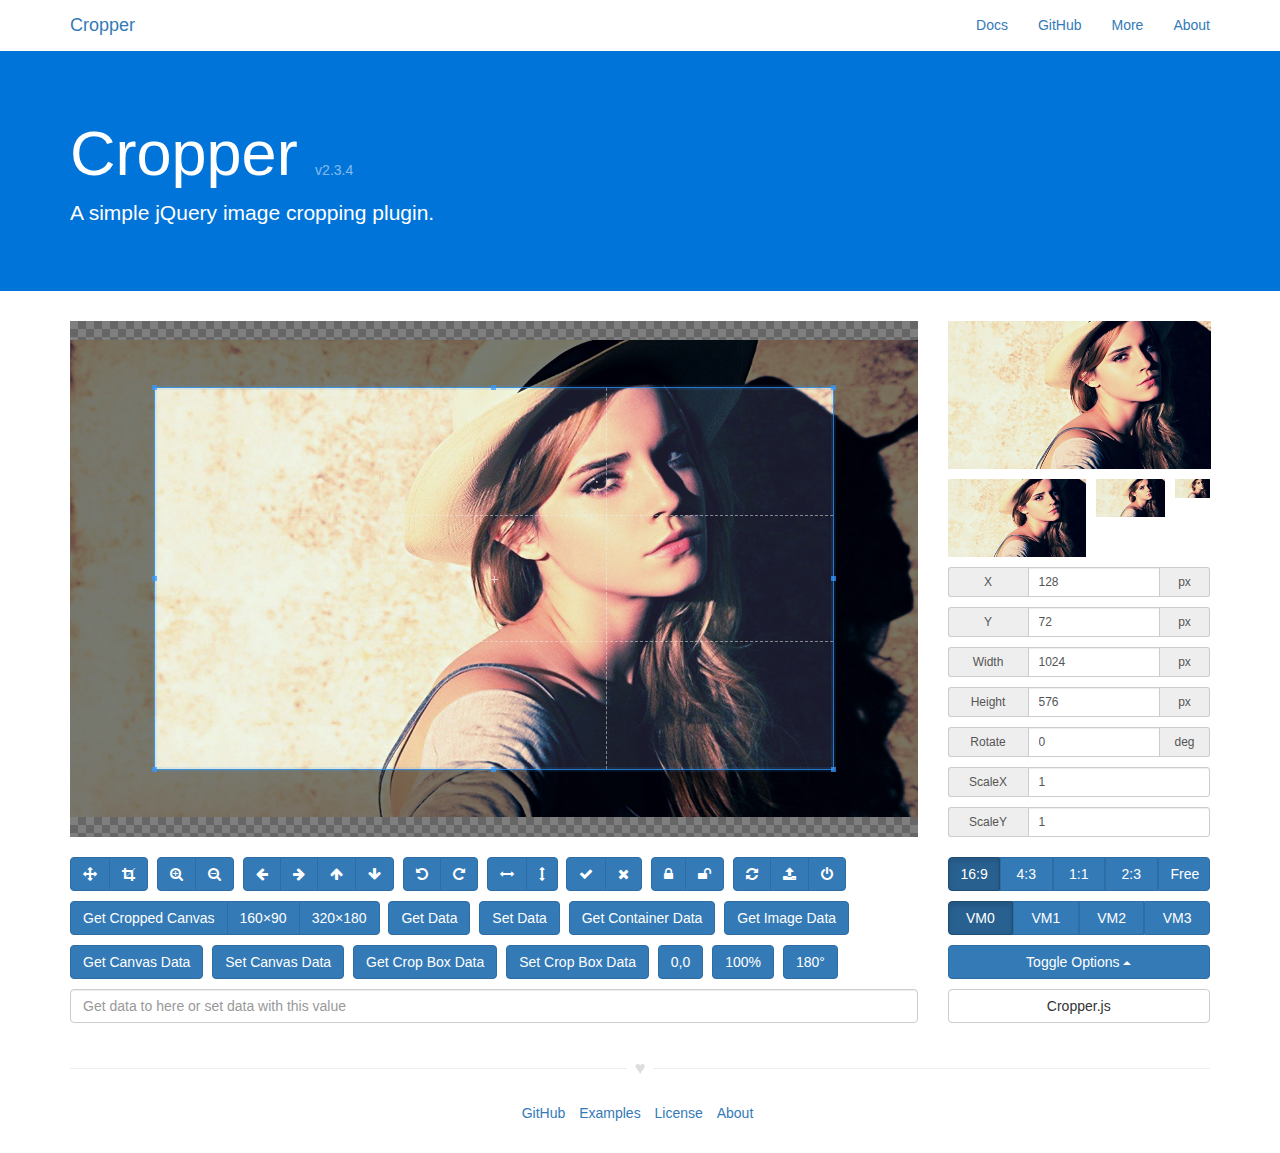
<file: 插件/cropper-master/docs/v2.3.4/index.html>
<!DOCTYPE html>
<html lang="en">
<head>
  <meta charset="utf-8">
  <meta http-equiv="x-ua-compatible" content="ie=edge">
  <meta name="viewport" content="width=device-width, initial-scale=1">
  <meta name="description" content="A simple jQuery image cropping plugin.">
  <meta name="keywords" content="HTML, CSS, JS, JavaScript, jQuery plugin, image cropping, image crop, image move, image zoom, image rotate, image scale, front-end, frontend, web development">
  <meta name="author" content="Fengyuan Chen">
  <title>Cropper</title>
  <link rel="stylesheet" href="https://maxcdn.bootstrapcdn.com/font-awesome/4.6.3/css/font-awesome.min.css">
  <link rel="stylesheet" href="https://maxcdn.bootstrapcdn.com/bootstrap/3.3.7/css/bootstrap.min.css">
  <link rel="stylesheet" href="css/cropper.min.css">
  <link rel="stylesheet" href="css/main.css">

  <!-- HTML5 shim and Respond.js for IE8 support of HTML5 elements and media queries -->
  <!--[if lt IE 9]>
    <script src="https://oss.maxcdn.com/html5shiv/3.7.2/html5shiv.min.js"></script>
    <script src="https://oss.maxcdn.com/respond/1.4.2/respond.min.js"></script>
  <![endif]-->
</head>
<body>
  <!--[if lt IE 8]>
    <p class="browserupgrade">You are using an <strong>outdated</strong> browser. Please <a href="http://browsehappy.com/">upgrade your browser</a> to improve your experience.</p>
  <![endif]-->

  <!-- Header -->
  <header class="navbar navbar-static-top docs-header" id="top">
    <div class="container">
      <div class="navbar-header">
        <button type="button" class="navbar-toggle" data-target="#navbar-collapse" data-toggle="collapse">
          <span class="sr-only">Toggle navigation</span>
          <span class="icon-bar"></span>
          <span class="icon-bar"></span>
          <span class="icon-bar"></span>
        </button>
        <a class="navbar-brand" href="./">Cropper</a>
      </div>
      <nav class="collapse navbar-collapse" id="navbar-collapse" role="navigation">
        <ul class="nav navbar-nav navbar-right">
          <li><a href="https://github.com/fengyuanchen/cropper/tree/v2.3.4/README.md">Docs</a></li>
          <li><a href="https://github.com/fengyuanchen/cropper">GitHub</a></li>
          <li><a href="https://fengyuanchen.github.io/">More</a></li>
          <li><a href="http://chenfengyuan.com">About</a></li>
        </ul>
      </nav>
    </div>
  </header>

  <!-- Jumbotron -->
  <div class="jumbotron docs-jumbotron">
    <div class="container">
      <h1>Cropper <small class="version">v2.3.4</small></h1>
      <p class="lead">A simple jQuery image cropping plugin.</p>
    </div>
  </div>

  <!-- Content -->
  <div class="container">
    <div class="row">
      <div class="col-md-9">
        <!-- <h3>Demo:</h3> -->
        <div class="img-container">
          <img id="image" src="img/picture.jpg" alt="Picture">
        </div>
      </div>
      <div class="col-md-3">
        <!-- <h3>Preview:</h3> -->
        <div class="docs-preview clearfix">
          <div class="img-preview preview-lg"></div>
          <div class="img-preview preview-md"></div>
          <div class="img-preview preview-sm"></div>
          <div class="img-preview preview-xs"></div>
        </div>

        <!-- <h3>Data:</h3> -->
        <div class="docs-data">
          <div class="input-group input-group-sm">
            <label class="input-group-addon" for="dataX">X</label>
            <input type="text" class="form-control" id="dataX" placeholder="x">
            <span class="input-group-addon">px</span>
          </div>
          <div class="input-group input-group-sm">
            <label class="input-group-addon" for="dataY">Y</label>
            <input type="text" class="form-control" id="dataY" placeholder="y">
            <span class="input-group-addon">px</span>
          </div>
          <div class="input-group input-group-sm">
            <label class="input-group-addon" for="dataWidth">Width</label>
            <input type="text" class="form-control" id="dataWidth" placeholder="width">
            <span class="input-group-addon">px</span>
          </div>
          <div class="input-group input-group-sm">
            <label class="input-group-addon" for="dataHeight">Height</label>
            <input type="text" class="form-control" id="dataHeight" placeholder="height">
            <span class="input-group-addon">px</span>
          </div>
          <div class="input-group input-group-sm">
            <label class="input-group-addon" for="dataRotate">Rotate</label>
            <input type="text" class="form-control" id="dataRotate" placeholder="rotate">
            <span class="input-group-addon">deg</span>
          </div>
          <div class="input-group input-group-sm">
            <label class="input-group-addon" for="dataScaleX">ScaleX</label>
            <input type="text" class="form-control" id="dataScaleX" placeholder="scaleX">
          </div>
          <div class="input-group input-group-sm">
            <label class="input-group-addon" for="dataScaleY">ScaleY</label>
            <input type="text" class="form-control" id="dataScaleY" placeholder="scaleY">
          </div>
        </div>
      </div>
    </div>
    <div class="row">
      <div class="col-md-9 docs-buttons">
        <!-- <h3>Toolbar:</h3> -->
        <div class="btn-group">
          <button type="button" class="btn btn-primary" data-method="setDragMode" data-option="move" title="Move">
            <span class="docs-tooltip" data-toggle="tooltip" title="$().cropper(&quot;setDragMode&quot;, &quot;move&quot;)">
              <span class="fa fa-arrows"></span>
            </span>
          </button>
          <button type="button" class="btn btn-primary" data-method="setDragMode" data-option="crop" title="Crop">
            <span class="docs-tooltip" data-toggle="tooltip" title="$().cropper(&quot;setDragMode&quot;, &quot;crop&quot;)">
              <span class="fa fa-crop"></span>
            </span>
          </button>
        </div>

        <div class="btn-group">
          <button type="button" class="btn btn-primary" data-method="zoom" data-option="0.1" title="Zoom In">
            <span class="docs-tooltip" data-toggle="tooltip" title="$().cropper(&quot;zoom&quot;, 0.1)">
              <span class="fa fa-search-plus"></span>
            </span>
          </button>
          <button type="button" class="btn btn-primary" data-method="zoom" data-option="-0.1" title="Zoom Out">
            <span class="docs-tooltip" data-toggle="tooltip" title="$().cropper(&quot;zoom&quot;, -0.1)">
              <span class="fa fa-search-minus"></span>
            </span>
          </button>
        </div>

        <div class="btn-group">
          <button type="button" class="btn btn-primary" data-method="move" data-option="-10" data-second-option="0" title="Move Left">
            <span class="docs-tooltip" data-toggle="tooltip" title="$().cropper(&quot;move&quot;, -10, 0)">
              <span class="fa fa-arrow-left"></span>
            </span>
          </button>
          <button type="button" class="btn btn-primary" data-method="move" data-option="10" data-second-option="0" title="Move Right">
            <span class="docs-tooltip" data-toggle="tooltip" title="$().cropper(&quot;move&quot;, 10, 0)">
              <span class="fa fa-arrow-right"></span>
            </span>
          </button>
          <button type="button" class="btn btn-primary" data-method="move" data-option="0" data-second-option="-10" title="Move Up">
            <span class="docs-tooltip" data-toggle="tooltip" title="$().cropper(&quot;move&quot;, 0, -10)">
              <span class="fa fa-arrow-up"></span>
            </span>
          </button>
          <button type="button" class="btn btn-primary" data-method="move" data-option="0" data-second-option="10" title="Move Down">
            <span class="docs-tooltip" data-toggle="tooltip" title="$().cropper(&quot;move&quot;, 0, 10)">
              <span class="fa fa-arrow-down"></span>
            </span>
          </button>
        </div>

        <div class="btn-group">
          <button type="button" class="btn btn-primary" data-method="rotate" data-option="-45" title="Rotate Left">
            <span class="docs-tooltip" data-toggle="tooltip" title="$().cropper(&quot;rotate&quot;, -45)">
              <span class="fa fa-rotate-left"></span>
            </span>
          </button>
          <button type="button" class="btn btn-primary" data-method="rotate" data-option="45" title="Rotate Right">
            <span class="docs-tooltip" data-toggle="tooltip" title="$().cropper(&quot;rotate&quot;, 45)">
              <span class="fa fa-rotate-right"></span>
            </span>
          </button>
        </div>

        <div class="btn-group">
          <button type="button" class="btn btn-primary" data-method="scaleX" data-option="-1" title="Flip Horizontal">
            <span class="docs-tooltip" data-toggle="tooltip" title="$().cropper(&quot;scaleX&quot;, -1)">
              <span class="fa fa-arrows-h"></span>
            </span>
          </button>
          <button type="button" class="btn btn-primary" data-method="scaleY" data-option="-1" title="Flip Vertical">
            <span class="docs-tooltip" data-toggle="tooltip" title="$().cropper(&quot;scaleY&quot;, -1)">
              <span class="fa fa-arrows-v"></span>
            </span>
          </button>
        </div>

        <div class="btn-group">
          <button type="button" class="btn btn-primary" data-method="crop" title="Crop">
            <span class="docs-tooltip" data-toggle="tooltip" title="$().cropper(&quot;crop&quot;)">
              <span class="fa fa-check"></span>
            </span>
          </button>
          <button type="button" class="btn btn-primary" data-method="clear" title="Clear">
            <span class="docs-tooltip" data-toggle="tooltip" title="$().cropper(&quot;clear&quot;)">
              <span class="fa fa-remove"></span>
            </span>
          </button>
        </div>

        <div class="btn-group">
          <button type="button" class="btn btn-primary" data-method="disable" title="Disable">
            <span class="docs-tooltip" data-toggle="tooltip" title="$().cropper(&quot;disable&quot;)">
              <span class="fa fa-lock"></span>
            </span>
          </button>
          <button type="button" class="btn btn-primary" data-method="enable" title="Enable">
            <span class="docs-tooltip" data-toggle="tooltip" title="$().cropper(&quot;enable&quot;)">
              <span class="fa fa-unlock"></span>
            </span>
          </button>
        </div>

        <div class="btn-group">
          <button type="button" class="btn btn-primary" data-method="reset" title="Reset">
            <span class="docs-tooltip" data-toggle="tooltip" title="$().cropper(&quot;reset&quot;)">
              <span class="fa fa-refresh"></span>
            </span>
          </button>
          <label class="btn btn-primary btn-upload" for="inputImage" title="Upload image file">
            <input type="file" class="sr-only" id="inputImage" name="file" accept=".jpg,.jpeg,.png,.gif,.bmp,.tiff">
            <span class="docs-tooltip" data-toggle="tooltip" title="Import image with Blob URLs">
              <span class="fa fa-upload"></span>
            </span>
          </label>
          <button type="button" class="btn btn-primary" data-method="destroy" title="Destroy">
            <span class="docs-tooltip" data-toggle="tooltip" title="$().cropper(&quot;destroy&quot;)">
              <span class="fa fa-power-off"></span>
            </span>
          </button>
        </div>

        <div class="btn-group btn-group-crop">
          <button type="button" class="btn btn-primary" data-method="getCroppedCanvas">
            <span class="docs-tooltip" data-toggle="tooltip" title="$().cropper(&quot;getCroppedCanvas&quot;)">
              Get Cropped Canvas
            </span>
          </button>
          <button type="button" class="btn btn-primary" data-method="getCroppedCanvas" data-option="{ &quot;width&quot;: 160, &quot;height&quot;: 90 }">
            <span class="docs-tooltip" data-toggle="tooltip" title="$().cropper(&quot;getCroppedCanvas&quot;, { width: 160, height: 90 })">
              160&times;90
            </span>
          </button>
          <button type="button" class="btn btn-primary" data-method="getCroppedCanvas" data-option="{ &quot;width&quot;: 320, &quot;height&quot;: 180 }">
            <span class="docs-tooltip" data-toggle="tooltip" title="$().cropper(&quot;getCroppedCanvas&quot;, { width: 320, height: 180 })">
              320&times;180
            </span>
          </button>
        </div>

        <!-- Show the cropped image in modal -->
        <div class="modal fade docs-cropped" id="getCroppedCanvasModal" aria-hidden="true" aria-labelledby="getCroppedCanvasTitle" role="dialog" tabindex="-1">
          <div class="modal-dialog">
            <div class="modal-content">
              <div class="modal-header">
                <button type="button" class="close" data-dismiss="modal" aria-hidden="true">&times;</button>
                <h4 class="modal-title" id="getCroppedCanvasTitle">Cropped</h4>
              </div>
              <div class="modal-body"></div>
              <div class="modal-footer">
                <button type="button" class="btn btn-default" data-dismiss="modal">Close</button>
                <a class="btn btn-primary" id="download" href="javascript:void(0);" download="cropped.jpg">Download</a>
              </div>
            </div>
          </div>
        </div><!-- /.modal -->

        <button type="button" class="btn btn-primary" data-method="getData" data-option data-target="#putData">
          <span class="docs-tooltip" data-toggle="tooltip" title="$().cropper(&quot;getData&quot;)">
            Get Data
          </span>
        </button>
        <button type="button" class="btn btn-primary" data-method="setData" data-target="#putData">
          <span class="docs-tooltip" data-toggle="tooltip" title="$().cropper(&quot;setData&quot;, data)">
            Set Data
          </span>
        </button>
        <button type="button" class="btn btn-primary" data-method="getContainerData" data-option data-target="#putData">
          <span class="docs-tooltip" data-toggle="tooltip" title="$().cropper(&quot;getContainerData&quot;)">
            Get Container Data
          </span>
        </button>
        <button type="button" class="btn btn-primary" data-method="getImageData" data-option data-target="#putData">
          <span class="docs-tooltip" data-toggle="tooltip" title="$().cropper(&quot;getImageData&quot;)">
            Get Image Data
          </span>
        </button>
        <button type="button" class="btn btn-primary" data-method="getCanvasData" data-option data-target="#putData">
          <span class="docs-tooltip" data-toggle="tooltip" title="$().cropper(&quot;getCanvasData&quot;)">
            Get Canvas Data
          </span>
        </button>
        <button type="button" class="btn btn-primary" data-method="setCanvasData" data-target="#putData">
          <span class="docs-tooltip" data-toggle="tooltip" title="$().cropper(&quot;setCanvasData&quot;, data)">
            Set Canvas Data
          </span>
        </button>
        <button type="button" class="btn btn-primary" data-method="getCropBoxData" data-option data-target="#putData">
          <span class="docs-tooltip" data-toggle="tooltip" title="$().cropper(&quot;getCropBoxData&quot;)">
            Get Crop Box Data
          </span>
        </button>
        <button type="button" class="btn btn-primary" data-method="setCropBoxData" data-target="#putData">
          <span class="docs-tooltip" data-toggle="tooltip" title="$().cropper(&quot;setCropBoxData&quot;, data)">
            Set Crop Box Data
          </span>
        </button>
        <button type="button" class="btn btn-primary" data-method="moveTo" data-option="0">
          <span class="docs-tooltip" data-toggle="tooltip" title="cropper.moveTo(0)">
            0,0
          </span>
        </button>
        <button type="button" class="btn btn-primary" data-method="zoomTo" data-option="1">
          <span class="docs-tooltip" data-toggle="tooltip" title="cropper.zoomTo(1)">
            100%
          </span>
        </button>
        <button type="button" class="btn btn-primary" data-method="rotateTo" data-option="180">
          <span class="docs-tooltip" data-toggle="tooltip" title="cropper.rotateTo(180)">
            180°
          </span>
        </button>
        <input type="text" class="form-control" id="putData" placeholder="Get data to here or set data with this value">
      </div><!-- /.docs-buttons -->

      <div class="col-md-3 docs-toggles">
        <!-- <h3>Toggles:</h3> -->
        <div class="btn-group btn-group-justified" data-toggle="buttons">
          <label class="btn btn-primary active">
            <input type="radio" class="sr-only" id="aspectRatio0" name="aspectRatio" value="1.7777777777777777">
            <span class="docs-tooltip" data-toggle="tooltip" title="aspectRatio: 16 / 9">
              16:9
            </span>
          </label>
          <label class="btn btn-primary">
            <input type="radio" class="sr-only" id="aspectRatio1" name="aspectRatio" value="1.3333333333333333">
            <span class="docs-tooltip" data-toggle="tooltip" title="aspectRatio: 4 / 3">
              4:3
            </span>
          </label>
          <label class="btn btn-primary">
            <input type="radio" class="sr-only" id="aspectRatio2" name="aspectRatio" value="1">
            <span class="docs-tooltip" data-toggle="tooltip" title="aspectRatio: 1 / 1">
              1:1
            </span>
          </label>
          <label class="btn btn-primary">
            <input type="radio" class="sr-only" id="aspectRatio3" name="aspectRatio" value="0.6666666666666666">
            <span class="docs-tooltip" data-toggle="tooltip" title="aspectRatio: 2 / 3">
              2:3
            </span>
          </label>
          <label class="btn btn-primary">
            <input type="radio" class="sr-only" id="aspectRatio4" name="aspectRatio" value="NaN">
            <span class="docs-tooltip" data-toggle="tooltip" title="aspectRatio: NaN">
              Free
            </span>
          </label>
        </div>

        <div class="btn-group btn-group-justified" data-toggle="buttons">
          <label class="btn btn-primary active">
            <input type="radio" class="sr-only" id="viewMode0" name="viewMode" value="0" checked>
            <span class="docs-tooltip" data-toggle="tooltip" title="View Mode 0">
              VM0
            </span>
          </label>
          <label class="btn btn-primary">
            <input type="radio" class="sr-only" id="viewMode1" name="viewMode" value="1">
            <span class="docs-tooltip" data-toggle="tooltip" title="View Mode 1">
              VM1
            </span>
          </label>
          <label class="btn btn-primary">
            <input type="radio" class="sr-only" id="viewMode2" name="viewMode" value="2">
            <span class="docs-tooltip" data-toggle="tooltip" title="View Mode 2">
              VM2
            </span>
          </label>
          <label class="btn btn-primary">
            <input type="radio" class="sr-only" id="viewMode3" name="viewMode" value="3">
            <span class="docs-tooltip" data-toggle="tooltip" title="View Mode 3">
              VM3
            </span>
          </label>
        </div>

        <div class="dropdown dropup docs-options">
          <button type="button" class="btn btn-primary btn-block dropdown-toggle" id="toggleOptions" data-toggle="dropdown" aria-expanded="true">
            Toggle Options
            <span class="caret"></span>
          </button>
          <ul class="dropdown-menu" aria-labelledby="toggleOptions" role="menu">
            <li role="presentation">
              <label class="checkbox-inline">
                <input type="checkbox" name="responsive" checked>
                responsive
              </label>
            </li>
            <li role="presentation">
              <label class="checkbox-inline">
                <input type="checkbox" name="restore" checked>
                restore
              </label>
            </li>
            <li role="presentation">
              <label class="checkbox-inline">
                <input type="checkbox" name="checkCrossOrigin" checked>
                checkCrossOrigin
              </label>
            </li>
            <li role="presentation">
              <label class="checkbox-inline">
                <input type="checkbox" name="checkOrientation" checked>
                checkOrientation
              </label>
            </li>

            <li role="presentation">
              <label class="checkbox-inline">
                <input type="checkbox" name="modal" checked>
                modal
              </label>
            </li>
            <li role="presentation">
              <label class="checkbox-inline">
                <input type="checkbox" name="guides" checked>
                guides
              </label>
            </li>
            <li role="presentation">
              <label class="checkbox-inline">
                <input type="checkbox" name="center" checked>
                center
              </label>
            </li>
            <li role="presentation">
              <label class="checkbox-inline">
                <input type="checkbox" name="highlight" checked>
                highlight
              </label>
            </li>
            <li role="presentation">
              <label class="checkbox-inline">
                <input type="checkbox" name="background" checked>
                background
              </label>
            </li>

            <li role="presentation">
              <label class="checkbox-inline">
                <input type="checkbox" name="autoCrop" checked>
                autoCrop
              </label>
            </li>
            <li role="presentation">
              <label class="checkbox-inline">
                <input type="checkbox" name="movable" checked>
                movable
              </label>
            </li>
            <li role="presentation">
              <label class="checkbox-inline">
                <input type="checkbox" name="rotatable" checked>
                rotatable
              </label>
            </li>
            <li role="presentation">
              <label class="checkbox-inline">
                <input type="checkbox" name="scalable" checked>
                scalable
              </label>
            </li>
            <li role="presentation">
              <label class="checkbox-inline">
                <input type="checkbox" name="zoomable" checked>
                zoomable
              </label>
            </li>
            <li role="presentation">
              <label class="checkbox-inline">
                <input type="checkbox" name="zoomOnTouch" checked>
                zoomOnTouch
              </label>
            </li>
            <li role="presentation">
              <label class="checkbox-inline">
                <input type="checkbox" name="zoomOnWheel" checked>
                zoomOnWheel
              </label>
            </li>
            <li role="presentation">
              <label class="checkbox-inline">
                <input type="checkbox" name="cropBoxMovable" checked>
                cropBoxMovable
              </label>
            </li>
            <li role="presentation">
              <label class="checkbox-inline">
                <input type="checkbox" name="cropBoxResizable" checked>
                cropBoxResizable
              </label>
            </li>
            <li role="presentation">
              <label class="checkbox-inline">
                <input type="checkbox" name="toggleDragModeOnDblclick" checked>
                toggleDragModeOnDblclick
              </label>
            </li>
          </ul>
        </div><!-- /.dropdown -->

        <a class="btn btn-default btn-block" data-toggle="tooltip" href="https://fengyuanchen.github.io/cropperjs" title="Cropper without jQuery">Cropper.js</a>

      </div><!-- /.docs-toggles -->
    </div>
  </div>

  <!-- Footer -->
  <footer class="docs-footer">
    <div class="container">
      <p class="heart"></p>
      <ul class="list-inline links">
        <li><a href="https://github.com/fengyuanchen/cropper">GitHub</a></li>
        <li><a href="https://github.com/fengyuanchen/cropper/tree/master/examples">Examples</a></li>
        <li><a href="https://github.com/fengyuanchen/cropper/blob/master/LICENSE">License</a></li>
        <li><a href="http://chenfengyuan.com">About</a></li>
      </ul>
    </div>
  </footer>

  <!-- Scripts -->
  <script src="https://code.jquery.com/jquery-1.12.4.min.js"></script>
  <script src="https://maxcdn.bootstrapcdn.com/bootstrap/3.3.7/js/bootstrap.min.js"></script>
  <script src="https://fengyuanchen.github.io/js/common.js"></script>
  <script src="js/cropper.min.js"></script>
  <script src="js/main.js"></script>
</body>
</html>
</file>
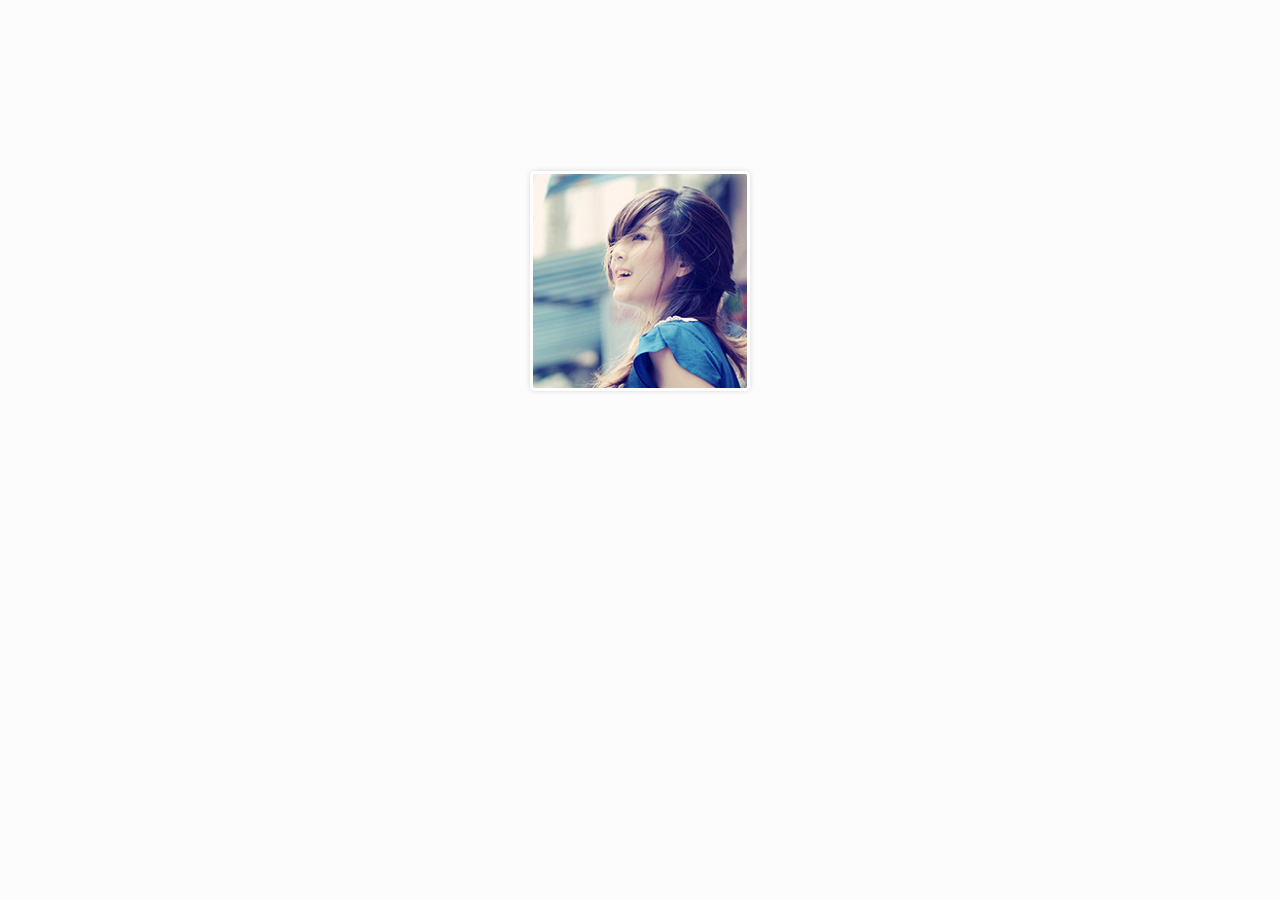
<file: 插件/cropper-master/examples/crop-avatar/index.html>
<!DOCTYPE html>
<html lang="en">
<head>
  <meta charset="utf-8">
  <meta http-equiv="x-ua-compatible" content="ie=edge">
  <meta name="viewport" content="width=device-width, initial-scale=1, shrink-to-fit=no">
  <meta name="description" content="A complete example of Cropper.">
  <meta name="keywords" content="HTML, CSS, JS, JavaScript, jQuery plugin, image cropping, image crop, image move, image zoom, image rotate, image scale, front-end, frontend, web development">
  <meta name="author" content="Fengyuan Chen">
  <title>Cropper</title>
  <link rel="stylesheet" href="https://maxcdn.bootstrapcdn.com/bootstrap/3.3.7/css/bootstrap.min.css">
  <link rel="stylesheet" href="../../dist/cropper.min.css">
  <link rel="stylesheet" href="css/main.css">

  <!-- HTML5 shim and Respond.js for IE8 support of HTML5 elements and media queries -->
  <!--[if lt IE 9]>
    <script src="https://oss.maxcdn.com/html5shiv/3.7.2/html5shiv.min.js"></script>
    <script src="https://oss.maxcdn.com/respond/1.4.2/respond.min.js"></script>
  <![endif]-->
</head>
<body>
  <div class="container" id="crop-avatar">

    <!-- Current avatar -->
    <div class="avatar-view" title="Change the avatar">
      <img src="images/picture.jpg" alt="Avatar">
    </div>

    <!-- Cropping modal -->
    <div class="modal fade" id="avatar-modal" aria-hidden="true" aria-labelledby="avatar-modal-label" role="dialog" tabindex="-1">
      <div class="modal-dialog modal-lg">
        <div class="modal-content">
          <form class="avatar-form" action="crop.php" enctype="multipart/form-data" method="post">
            <div class="modal-header">
              <button type="button" class="close" data-dismiss="modal">&times;</button>
              <h4 class="modal-title" id="avatar-modal-label">Change Avatar</h4>
            </div>
            <div class="modal-body">
              <div class="avatar-body">

                <!-- Upload image and data -->
                <div class="avatar-upload">
                  <input type="hidden" class="avatar-src" name="avatar_src">
                  <input type="hidden" class="avatar-data" name="avatar_data">
                  <label for="avatarInput">Local upload</label>
                  <input type="file" class="avatar-input" id="avatarInput" name="avatar_file">
                </div>

                <!-- Crop and preview -->
                <div class="row">
                  <div class="col-md-9">
                    <div class="avatar-wrapper"></div>
                  </div>
                  <div class="col-md-3">
                    <div class="avatar-preview preview-lg"></div>
                    <div class="avatar-preview preview-md"></div>
                    <div class="avatar-preview preview-sm"></div>
                  </div>
                </div>

                <div class="row avatar-btns">
                  <div class="col-md-9">
                    <div class="btn-group">
                      <button type="button" class="btn btn-primary" data-method="rotate" data-option="-90" title="Rotate -90 degrees">Rotate Left</button>
                      <button type="button" class="btn btn-primary" data-method="rotate" data-option="-15">-15deg</button>
                      <button type="button" class="btn btn-primary" data-method="rotate" data-option="-30">-30deg</button>
                      <button type="button" class="btn btn-primary" data-method="rotate" data-option="-45">-45deg</button>
                    </div>
                    <div class="btn-group">
                      <button type="button" class="btn btn-primary" data-method="rotate" data-option="90" title="Rotate 90 degrees">Rotate Right</button>
                      <button type="button" class="btn btn-primary" data-method="rotate" data-option="15">15deg</button>
                      <button type="button" class="btn btn-primary" data-method="rotate" data-option="30">30deg</button>
                      <button type="button" class="btn btn-primary" data-method="rotate" data-option="45">45deg</button>
                    </div>
                  </div>
                  <div class="col-md-3">
                    <button type="submit" class="btn btn-primary btn-block avatar-save">Done</button>
                  </div>
                </div>
              </div>
            </div>
            <!-- <div class="modal-footer">
              <button type="button" class="btn btn-default" data-dismiss="modal">Close</button>
            </div> -->
          </form>
        </div>
      </div>
    </div><!-- /.modal -->

    <!-- Loading state -->
    <div class="loading" aria-label="Loading" role="img" tabindex="-1"></div>
  </div>

  <script src="https://code.jquery.com/jquery-1.12.4.min.js"></script>
  <script src="https://maxcdn.bootstrapcdn.com/bootstrap/3.3.7/js/bootstrap.min.js"></script>
  <script src="../../dist/cropper.min.js"></script>
  <script src="js/main.js"></script>
</body>
</html>
</file>
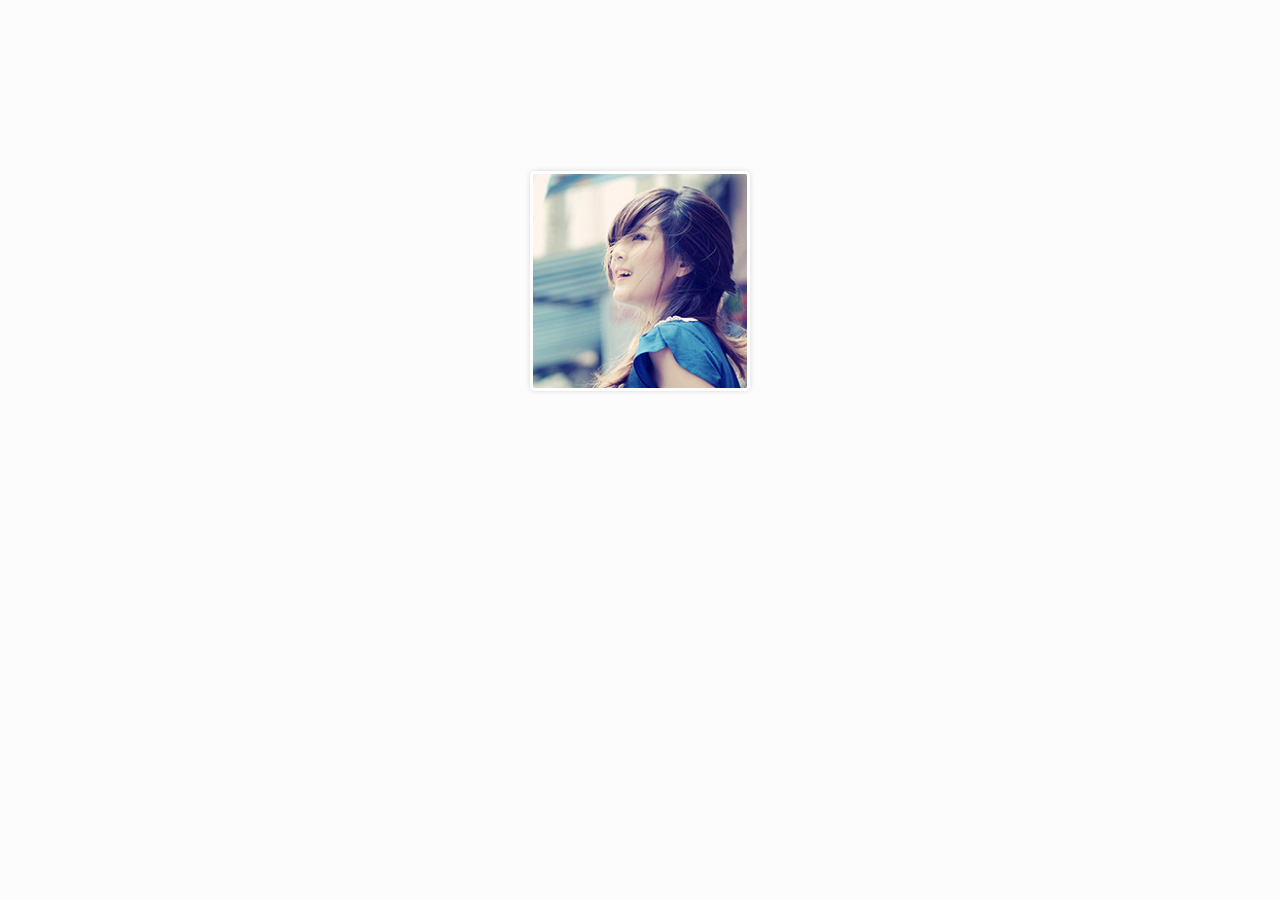
<file: 插件/头像编辑上传/examples/crop-avatar/index.html>
<!DOCTYPE html>
<html lang="en">
<head>
  <meta charset="utf-8">
  <meta http-equiv="X-UA-Compatible" content="IE=edge">
  <meta name="viewport" content="width=device-width, initial-scale=1">
  <meta name="description" content="A complete example of Cropper.">
  <meta name="keywords" content="HTML, CSS, JS, JavaScript, jQuery, PHP, image cropping, web development">
  <meta name="author" content="Fengyuan Chen">
  <title>Crop Avatar - Cropper</title>
  <link href="../../assets/css/bootstrap.min.css" rel="stylesheet">
  <link href="../../dist/cropper.min.css" rel="stylesheet">
  <link href="css/main.css" rel="stylesheet">
</head>
<body>
  <div class="container" id="crop-avatar">

    <!-- Current avatar -->
    <div class="avatar-view" title="Change the avatar">
      <img src="img/picture.jpg" alt="Avatar">
    </div>

    <!-- Cropping modal -->
    <div class="modal fade" id="avatar-modal" aria-hidden="true" aria-labelledby="avatar-modal-label" role="dialog" tabindex="-1">
      <div class="modal-dialog modal-lg">
        <div class="modal-content">
          <form class="avatar-form" action="crop.php" enctype="multipart/form-data" method="post">
            <div class="modal-header">
              <button class="close" data-dismiss="modal" type="button">&times;</button>
              <h4 class="modal-title" id="avatar-modal-label">Change Avatar</h4>
            </div>
            <div class="modal-body">
              <div class="avatar-body">

                <!-- Upload image and data -->
                <div class="avatar-upload">
                  <input class="avatar-src" name="avatar_src" type="hidden">
                  <input class="avatar-data" name="avatar_data" type="hidden">
                  <label for="avatarInput">Local upload</label>
                  <input class="avatar-input" id="avatarInput" name="avatar_file" type="file">
                </div>

                <!-- Crop and preview -->
                <div class="row">
                  <div class="col-md-9">
                    <div class="avatar-wrapper"></div>
                  </div>
                  <div class="col-md-3">
                    <div class="avatar-preview preview-lg"></div>
                    <div class="avatar-preview preview-md"></div>
                    <div class="avatar-preview preview-sm"></div>
                  </div>
                </div>

                <div class="row avatar-btns">
                  <div class="col-md-9">
                    <div class="btn-group">
                      <button class="btn btn-primary" data-method="rotate" data-option="-90" type="button" title="Rotate -90 degrees">Rotate Left</button>
                      <button class="btn btn-primary" data-method="rotate" data-option="-15" type="button">-15deg</button>
                      <button class="btn btn-primary" data-method="rotate" data-option="-30" type="button">-30deg</button>
                      <button class="btn btn-primary" data-method="rotate" data-option="-45" type="button">-45deg</button>
                    </div>
                    <div class="btn-group">
                      <button class="btn btn-primary" data-method="rotate" data-option="90" type="button" title="Rotate 90 degrees">Rotate Right</button>
                      <button class="btn btn-primary" data-method="rotate" data-option="15" type="button">15deg</button>
                      <button class="btn btn-primary" data-method="rotate" data-option="30" type="button">30deg</button>
                      <button class="btn btn-primary" data-method="rotate" data-option="45" type="button">45deg</button>
                    </div>
                  </div>
                  <div class="col-md-3">
                    <button class="btn btn-primary btn-block avatar-save" type="submit">Done</button>
                  </div>
                </div>
              </div>
            </div>
            <!-- <div class="modal-footer">
              <button class="btn btn-default" data-dismiss="modal" type="button">Close</button>
            </div> -->
          </form>
        </div>
      </div>
    </div><!-- /.modal -->

    <!-- Loading state -->
    <div class="loading" aria-label="Loading" role="img" tabindex="-1"></div>
  </div>

  <script src="../../assets/js/jquery.min.js"></script>
  <script src="../../assets/js/bootstrap.min.js"></script>
  <script src="../../dist/cropper.min.js"></script>
  <script src="js/main.js"></script>
</body>
</html>
</file>
<file: 插件/头像编辑上传/css/default.css>
@import url(http://fonts.useso.com/css?family=Raleway:200,500,700,800);
@font-face {
	font-family: 'icomoon';
	src:url('../fonts/icomoon.eot?rretjt');
	src:url('../fonts/icomoon.eot?#iefixrretjt') format('embedded-opentype'),
		url('../fonts/icomoon.woff?rretjt') format('woff'),
		url('../fonts/icomoon.ttf?rretjt') format('truetype'),
		url('../fonts/icomoon.svg?rretjt#icomoon') format('svg');
	font-weight: normal;
	font-style: normal;
}

[class^="icon-"], [class*=" icon-"] {
	font-family: 'icomoon';
	speak: none;
	font-style: normal;
	font-weight: normal;
	font-variant: normal;
	text-transform: none;
	line-height: 1;

	/* Better Font Rendering =========== */
	-webkit-font-smoothing: antialiased;
	-moz-osx-font-smoothing: grayscale;
}

body, html { font-size: 100%; 	padding: 0; margin: 0;}

/* Reset */
*,
*:after,
*:before {
	-webkit-box-sizing: border-box;
	-moz-box-sizing: border-box;
	box-sizing: border-box;
}

/* Clearfix hack by Nicolas Gallagher: http://nicolasgallagher.com/micro-clearfix-hack/ */
.clearfix:before,
.clearfix:after {
	content: " ";
	display: table;
}

.clearfix:after {
	clear: both;
}

body{
	background: #f9f7f6;
	color: #404d5b;
	font-weight: 500;
	font-size: 1.05em;
	font-family: "Segoe UI", "Lucida Grande", Helvetica, Arial, "Microsoft YaHei", FreeSans, Arimo, "Droid Sans", "wenquanyi micro hei", "Hiragino Sans GB", "Hiragino Sans GB W3", "FontAwesome", sans-serif;
}
a{color: #2fa0ec;text-decoration: none;outline: none;}
a:hover,a:focus{color:#74777b;}

.htmleaf-container{
	margin: 0 auto;
	text-align: center;
	overflow: hidden;
}
.htmleaf-content {
	font-size: 150%;
	padding: 1em 0;
}

.htmleaf-content h2 {
	margin: 0 0 2em;
	opacity: 0.1;
}

.htmleaf-content p {
	margin: 1em 0;
	padding: 5em 0 0 0;
	font-size: 0.65em;
}
.bgcolor-1 { background: #f0efee; }
.bgcolor-2 { background: #f9f9f9; }
.bgcolor-3 { background: #e8e8e8; }/*light grey*/
.bgcolor-4 { background: #2f3238; color: #fff; }/*Dark grey*/
.bgcolor-5 { background: #df6659; color: #521e18; }/*pink1*/
.bgcolor-6 { background: #2fa8ec; }/*sky blue*/
.bgcolor-7 { background: #d0d6d6; }/*White tea*/
.bgcolor-8 { background: #3d4444; color: #fff; }/*Dark grey2*/
.bgcolor-9 { background: #ef3f52; color: #fff;}/*pink2*/
.bgcolor-10{ background: #64448f; color: #fff;}/*Violet*/
.bgcolor-11{ background: #3755ad; color: #fff;}/*dark blue*/
.bgcolor-12{ background: #3498DB; color: #fff;}/*light blue*/
/* Header */
.htmleaf-header{
	padding: 1em 190px 1em;
	letter-spacing: -1px;
	text-align: center;
}
.htmleaf-header h1 {
	font-weight: 600;
	font-size: 2em;
	line-height: 1;
	margin-bottom: 0;
	font-family: "Segoe UI", "Lucida Grande", Helvetica, Arial, "Microsoft YaHei", FreeSans, Arimo, "Droid Sans", "wenquanyi micro hei", "Hiragino Sans GB", "Hiragino Sans GB W3", "FontAwesome", sans-serif;
}
.htmleaf-header h1 span {
	font-family: "Segoe UI", "Lucida Grande", Helvetica, Arial, "Microsoft YaHei", FreeSans, Arimo, "Droid Sans", "wenquanyi micro hei", "Hiragino Sans GB", "Hiragino Sans GB W3", "FontAwesome", sans-serif;
	display: block;
	font-size: 60%;
	font-weight: 400;
	padding: 0.8em 0 0.5em 0;
	color: #c3c8cd;
}
/*nav*/
.htmleaf-demo a{color: #1d7db1;text-decoration: none;}
.htmleaf-demo{width: 100%;padding-bottom: 1.2em;}
.htmleaf-demo a{display: inline-block;margin: 0.5em;padding: 0.6em 1em;border: 3px solid #1d7db1;font-weight: 700;}
.htmleaf-demo a:hover{opacity: 0.6;}
.htmleaf-demo a.current{background:#1d7db1;color: #fff; }
/* Top Navigation Style */
.htmleaf-links {
	position: relative;
	display: inline-block;
	white-space: nowrap;
	font-size: 1.5em;
	text-align: center;
}

.htmleaf-links::after {
	position: absolute;
	top: 0;
	left: 50%;
	margin-left: -1px;
	width: 2px;
	height: 100%;
	background: #dbdbdb;
	content: '';
	-webkit-transform: rotate3d(0,0,1,22.5deg);
	transform: rotate3d(0,0,1,22.5deg);
}

.htmleaf-icon {
	display: inline-block;
	margin: 0.5em;
	padding: 0em 0;
	width: 1.5em;
	text-decoration: none;
}

.htmleaf-icon span {
	display: none;
}

.htmleaf-icon:before {
	margin: 0 5px;
	text-transform: none;
	font-weight: normal;
	font-style: normal;
	font-variant: normal;
	font-family: 'icomoon';
	line-height: 1;
	speak: none;
	-webkit-font-smoothing: antialiased;
}
/* footer */
.htmleaf-footer{width: 100%;padding-top: 10px;}
.htmleaf-small{font-size: 0.8em;}
.center{text-align: center;}
/****/
.related {
	color: #fff;
	background: #333;
	text-align: center;
	font-size: 1.25em;
	padding: 0.5em 0;
	overflow: hidden;
}

.related > a {
	vertical-align: top;
	width: calc(100% - 20px);
	max-width: 340px;
	display: inline-block;
	text-align: center;
	margin: 20px 10px;
	padding: 25px;
	font-family: "Segoe UI", "Lucida Grande", Helvetica, Arial, "Microsoft YaHei", FreeSans, Arimo, "Droid Sans", "wenquanyi micro hei", "Hiragino Sans GB", "Hiragino Sans GB W3", "FontAwesome", sans-serif;
}
.related a {
	display: inline-block;
	text-align: left;
	margin: 20px auto;
	padding: 10px 20px;
	opacity: 0.8;
	-webkit-transition: opacity 0.3s;
	transition: opacity 0.3s;
	-webkit-backface-visibility: hidden;
}

.related a:hover,
.related a:active {
	opacity: 1;
}

.related a img {
	max-width: 100%;
	opacity: 0.8;
	border-radius: 4px;
}
.related a:hover img,
.related a:active img {
	opacity: 1;
}
.related h3{font-family: "Microsoft YaHei", sans-serif;}
.related a h3 {
	font-weight: 300;
	margin-top: 0.15em;
	color: #fff;
}
/* icomoon */
.icon-htmleaf-home-outline:before {
	content: "\e5000";
}

.icon-htmleaf-arrow-forward-outline:before {
	content: "\e5001";
}

@media screen and (max-width: 50em) {
	.htmleaf-header {
		padding: 3em 10% 4em;
	}
	.htmleaf-header h1 {
        font-size:2em;
    }
}


@media screen and (max-width: 40em) {
	.htmleaf-header h1 {
		font-size: 1.5em;
	}
}

@media screen and (max-width: 30em) {
    .htmleaf-header h1 {
        font-size:1.2em;
    }
}
</file>
<file: 插件/头像编辑上传/dist/cropper.css>
/*!
 * Cropper v0.9.2
 * https://github.com/fengyuanchen/cropper
 *
 * Copyright (c) 2014-2015 Fengyuan Chen and contributors
 * Released under the MIT license
 *
 * Date: 2015-04-18T04:35:01.500Z
 */
.cropper-container {
  position: relative;
  overflow: hidden;
  -webkit-user-select: none;
     -moz-user-select: none;
      -ms-user-select: none;
          user-select: none;

  -webkit-tap-highlight-color: transparent;
  -webkit-touch-callout: none;
}
.cropper-container img {
  display: block;
  width: 100%;
  min-width: 0 !important;
  max-width: none !important;
  height: 100%;
  min-height: 0 !important;
  max-height: none !important;

  image-orientation: 0deg !important;
}
.cropper-canvas,
.cropper-drag-box,
.cropper-crop-box,
.cropper-modal {
  position: absolute;
  top: 0;
  right: 0;
  bottom: 0;
  left: 0;
}
.cropper-drag-box {
  background-color: #fff;
  filter: alpha(opacity=0);
  opacity: 0;
}
.cropper-modal {
  background-color: #000;
  filter: alpha(opacity=50);
  opacity: .5;
}
.cropper-view-box {
  display: block;
  width: 100%;
  height: 100%;
  overflow: hidden;
  outline: 1px solid #69f;
  outline-color: rgba(102, 153, 255, .75);
}
.cropper-dashed {
  position: absolute;
  display: block;
  filter: alpha(opacity=50);
  border: 0 dashed #fff;
  opacity: .5;
}
.cropper-dashed.dashed-h {
  top: 33.33333333%;
  left: 0;
  width: 100%;
  height: 33.33333333%;
  border-top-width: 1px;
  border-bottom-width: 1px;
}
.cropper-dashed.dashed-v {
  top: 0;
  left: 33.33333333%;
  width: 33.33333333%;
  height: 100%;
  border-right-width: 1px;
  border-left-width: 1px;
}
.cropper-face,
.cropper-line,
.cropper-point {
  position: absolute;
  display: block;
  width: 100%;
  height: 100%;
  filter: alpha(opacity=10);
  opacity: .1;
}
.cropper-face {
  top: 0;
  left: 0;
  cursor: move;
  background-color: #fff;
}
.cropper-line {
  background-color: #69f;
}
.cropper-line.line-e {
  top: 0;
  right: -3px;
  width: 5px;
  cursor: e-resize;
}
.cropper-line.line-n {
  top: -3px;
  left: 0;
  height: 5px;
  cursor: n-resize;
}
.cropper-line.line-w {
  top: 0;
  left: -3px;
  width: 5px;
  cursor: w-resize;
}
.cropper-line.line-s {
  bottom: -3px;
  left: 0;
  height: 5px;
  cursor: s-resize;
}
.cropper-point {
  width: 5px;
  height: 5px;
  background-color: #69f;
  filter: alpha(opacity=75);
  opacity: .75;
}
.cropper-point.point-e {
  top: 50%;
  right: -3px;
  margin-top: -3px;
  cursor: e-resize;
}
.cropper-point.point-n {
  top: -3px;
  left: 50%;
  margin-left: -3px;
  cursor: n-resize;
}
.cropper-point.point-w {
  top: 50%;
  left: -3px;
  margin-top: -3px;
  cursor: w-resize;
}
.cropper-point.point-s {
  bottom: -3px;
  left: 50%;
  margin-left: -3px;
  cursor: s-resize;
}
.cropper-point.point-ne {
  top: -3px;
  right: -3px;
  cursor: ne-resize;
}
.cropper-point.point-nw {
  top: -3px;
  left: -3px;
  cursor: nw-resize;
}
.cropper-point.point-sw {
  bottom: -3px;
  left: -3px;
  cursor: sw-resize;
}
.cropper-point.point-se {
  right: -3px;
  bottom: -3px;
  width: 20px;
  height: 20px;
  cursor: se-resize;
  filter: alpha(opacity=100);
  opacity: 1;
}
.cropper-point.point-se:before {
  position: absolute;
  right: -50%;
  bottom: -50%;
  display: block;
  width: 200%;
  height: 200%;
  content: " ";
  background-color: #69f;
  filter: alpha(opacity=0);
  opacity: 0;
}
@media (min-width: 768px) {
  .cropper-point.point-se {
    width: 15px;
    height: 15px;
  }
}
@media (min-width: 992px) {
  .cropper-point.point-se {
    width: 10px;
    height: 10px;
  }
}
@media (min-width: 1200px) {
  .cropper-point.point-se {
    width: 5px;
    height: 5px;
    filter: alpha(opacity=75);
    opacity: .75;
  }
}
.cropper-bg {
  background-image: url("[data-uri]");
}
.cropper-invisible {
  filter: alpha(opacity=0);
  opacity: 0;
}
.cropper-hide {
  position: fixed;
  top: 0;
  left: 0;
  z-index: -1;
  width: auto!important;
  min-width: 0!important;
  max-width: none!important;
  height: auto!important;
  min-height: 0!important;
  max-height: none!important;
  filter: alpha(opacity=0);
  opacity: 0;
}
.cropper-hidden {
  display: none !important;
}
.cropper-move {
  cursor: move;
}
.cropper-crop {
  cursor: crosshair;
}
.cropper-disabled .cropper-drag-box,
.cropper-disabled .cropper-face,
.cropper-disabled .cropper-line,
.cropper-disabled .cropper-point {
  cursor: not-allowed;
}
</file>
<file: 插件/头像编辑上传/css/main.css>
/* Main
 * ========================================================================== */


/* Icons
 * -------------------------------------------------------------------------- */

.icon {
  display: inline-block;
  width: 20px;
  height: 20px;
  background-image: url("../assets/img/icons.png");
  vertical-align: middle;
}

.icon-move {
  background-position: 0 0;
}

.icon-crop {
  background-position: -30px 0;
}

.icon-zoom-in {
  background-position: -60px 0;
}

.icon-zoom-out {
  background-position: -90px 0;
}

.icon-rotate-left {
  background-position: -120px 0;
}

.icon-rotate-right {
  background-position: -150px 0;
}

.icon-lock {
  background-position: -180px 0;
}

.icon-unlock {
  background-position: -210px 0;
}

.icon-remove {
  background-position: -240px 0;
}

.icon-refresh {
  background-position: -270px 0;
}

.icon-upload {
  background-position: -300px 0;
}

.icon-off {
  background-position: -330px 0;
}

.icon-info {
  background-position: -360px 0;
}


/* Alerts
 * -------------------------------------------------------------------------- */

.docs-alert {
  display: none;
  position: fixed;
  top: 20px;
  left: 0;
  right: 0;
  height: 0;
  text-align: center;
  opacity: 0.9;
}

.docs-alert .message {
  display: inline-block;
  padding: 5px 10px;
  border-radius: 2px;
  background-color: #aaa;
  color: #fff;
}

.docs-alert .primary {
  background-color: #0074d9;
}

.docs-alert .success {
  background-color: #2ecc40;
}

.docs-alert .info {
  background-color: #39cccc;
}

.docs-alert .warning {
  background-color: #ff851b;
}

.docs-alert .danger {
  background-color: #ff4136;
}

/* Button
 * -------------------------------------------------------------------------- */

.btn-primary {
  border-color: #003973; /* hsb(210, 100%, 45%) */
  background-color: #00468c; /* hsb(210, 100%, 55%) */
}

.btn-primary:hover,
.btn-primary:focus,
.btn-primary:active,
.btn-primary.active,
.btn-primary.active:focus,
.btn-primary.active:hover {
  border-color: #00264d; /* hsb(208, 100%, 10%) */
  background-color: #003366; /* hsb(208, 100%, 40%) */
}


/* Basic style
 * -------------------------------------------------------------------------- */

body {
  overflow-x: hidden;
}


/* Header */

.docs-header {
  border-color: #003973;
  background-color: #00468c;
  color: #fff;
}

.docs-header .navbar-brand {
  color: #eee;
}

.docs-header .navbar-toggle {
  border-color: #003973;
  background-color: #00468c;
}

.docs-header .navbar-toggle:hover,
.docs-header .navbar-toggle:focus {
  border-color: #003366;
  background-color: #003973;
}

.docs-header .navbar-collapse {
  border-color: #003973;
}

.docs-header .navbar-text {
  color: #ddd;
}

.docs-header .navbar-nav > li > a {
  color: #eee;
}


/* Content */

.img-container,
.img-preview {
  background-color: #f7f7f7;
  overflow: hidden;
  width: 100%;
  text-align: center;
}

.img-container {
  min-height: 200px;
  max-height: 466px;
  margin-bottom: 20px;
}

@media (min-width: 768px) {
  .img-container {
    min-height: 466px;
  }
}

.img-container > img {
  max-width: 100%;
}

.docs-preview {
  margin-right: -15px;
  margin-bottom: 10px;
}

.img-preview {
  float: left;
  margin-right: 10px;
  margin-bottom: 10px;
}

.img-preview > img {
  max-width: 100%;
}

.preview-lg {
  width: 263px;
  height: 148px;
}

.preview-md {
  width: 139px;
  height: 78px;
}

.preview-sm {
  width: 69px;
  height: 39px;
}

.preview-xs {
  width: 35px;
  height: 20px;
  margin-right: 0;
}

.docs-data > .input-group {
  margin-bottom: 10px;
}

.docs-data > .input-group > label {
  min-width: 80px;
}

.docs-data > .input-group > span {
  min-width: 50px;
}

.docs-buttons > .btn,
.docs-buttons > .btn-group,
.docs-buttons > .form-control {
  margin-right: 5px;
  margin-bottom: 10px;
}

.docs-toggles > .btn,
.docs-toggles > .btn-group,
.docs-toggles > .dropdown {
  margin-bottom: 10px;
}

.docs-tooltip {
  display: block;
  margin: -6px -12px;
  padding: 6px 12px;
}

.docs-tooltip > .icon {
  margin: 0 -3px;
  vertical-align: top;
}

.tooltip-inner {
  white-space: normal;
}

.btn-upload .tooltip-inner {
  white-space: nowrap;
}

@media (max-width: 400px) {
  .btn-group-crop {
    margin-right: -15px!important;
  }

  .btn-group-crop > .btn {
    padding-left: 5px;
    padding-right: 5px;
  }

  .btn-group-crop .docs-tooltip {
    margin-left: -5px;
    margin-right: -5px;
    padding-left: 5px;
    padding-right: 5px;
  }
}

.docs-options .dropdown-menu {
  width: 100%;
}

.docs-options .dropdown-menu > li {
  padding: 3px 20px;
}

.docs-options .dropdown-menu > li:hover {
  background-color: #f7f7f7;
}

.docs-options .dropdown-menu > li > label {
  display: block;
}

.docs-cropped .modal-body {
  text-align: center;
}

.docs-cropped .modal-body > img,
.docs-cropped .modal-body > canvas {
  max-width: 100%;
}
</file>
<file: 插件/ke_photo/2013111302/css/DB_gallery.css>
﻿@charset "utf-8";
/*科e互联特效基本框架CSS*/
body, ul, dl, dd, dt, ol, li, p, h1, h2, h3, h4, h5, h6, textarea, form, select, fieldset, table, td, div, input {margin:0;padding:0;-webkit-text-size-adjust: none}
h1, h2, h3, h4, h5, h6{font-size:12px;font-weight:normal}
body>div{margin:0 auto}
div {text-align:left}
a img {border:0}
body { color: #333; text-align: center; font: 12px "宋体"; }
ul, ol, li {list-style-type:none;vertical-align:0}
a {outline-style:none;color:#535353;text-decoration:none}
a:hover { color: #D40000; text-decoration: none}
.button {display: inline-block;zoom: 1; *display: inline;vertical-align: baseline;margin: 0 2px;outline: none;cursor: pointer;text-align: center;text-decoration: none;font: 14px/100% Arial, Helvetica, sans-serif;padding:0.25em 0.6em 0.3em;text-shadow: 0 1px 1px rgba(0,0,0,.3);-webkit-border-radius: .5em; -moz-border-radius: .5em;border-radius: .5em;-webkit-box-shadow: 0 1px 2px rgba(0,0,0,.2);-moz-box-shadow: 0 1px 2px rgba(0,0,0,.2);box-shadow: 0 1px 2px rgba(0,0,0,.2);
}
.red {color: #faddde;border: solid 1px #980c10;background: #d81b21;background: -webkit-gradient(linear, left top, left bottom, from(#ed1c24), to(#A51715));background: -moz-linear-gradient(top,  #ed1c24,  #A51715);filter:  progid:DXImageTransform.Microsoft.gradient(startColorstr='#ed1c24', endColorstr='#aa1317');
}
.red:hover { background: #b61318; background: -webkit-gradient(linear, left top, left bottom, from(#c9151b), to(#a11115)); background: -moz-linear-gradient(top,  #c9151b,  #a11115); filter:  progid:DXImageTransform.Microsoft.gradient(startColorstr='#c9151b', endColorstr='#a11115'); color:#fff;}
.red:active {color: #de898c;background: -webkit-gradient(linear, left top, left bottom, from(#aa1317), to(#ed1c24));background: -moz-linear-gradient(top,  #aa1317,  #ed1c24);filter:  progid:DXImageTransform.Microsoft.gradient(startColorstr='#aa1317', endColorstr='#ed1c24');}
.cor_bs,.cor_bs:hover{color:#ffffff;}
.keBody{background:url(../images/bodyBg.jpg) repeat #333;}
.keTitle{height:100px; line-height:100px; font-size:30px; font-family:'微软雅黑'; color:#FFF; text-align:center; background:url(../images/bodyBg3.jpg) repeat-x bottom left; font-weight:normal}
.kePublic{background:#FFF; padding:50px;}
.keBottom{color:#FFF; padding-top:25px; line-height:28px; text-align:center; font-family:'微软雅黑'; background:url(../images/bodyBg2.jpg) repeat-x top left; padding-bottom:25px}
.keTxtP{font-size:16px; color:#ffffff;}
.keUrl{color:#FFF; font-size:30px;}
.keUrl:hover{ text-decoration: underline; color: #FFF; }
/*科e互联特效基本框架CSS结束，应用特效时，上诉样式可删除*/
/* 效果CSS开始 */
#DB_gallery{ width:580px; margin:0 auto}
#DB_gallery ul, #DB_gallery li{list-style:none;margin:0;padding:0;}
#DB_gallery img{border:none;vertical-align:top;}
#DB_gallery .DB_imgSet {position:relative;width:580px;height:387px;overflow:hidden;}
#DB_gallery .DB_imgSet .DB_imgWin{height:100%}
#DB_gallery .DB_imgSet .DB_page{position:absolute;bottom:0;font:11px tahoma bold;padding:5px;color:#ffffff}
#DB_gallery .DB_imgSet .DB_page .DB_current{color:#ffff00}
#DB_gallery .DB_imgSet .DB_page .DB_total{color:#ffcc00}
#DB_gallery .DB_imgSet .DB_prevBtn{position:absolute;top:50%;margin-top:-45px;cursor:pointer;left:0;}
#DB_gallery .DB_imgSet .DB_nextBtn{position:absolute;top:50%;margin-top:-45px;cursor:pointer;right:0;}
#DB_gallery .DB_thumSet {position:relative;margin-top:10px;width:580px;overflow:hidden}
#DB_gallery .DB_thumSet .DB_thumMove{position:relative;white-space:nowrap;font-size:0}
#DB_gallery .DB_thumSet .DB_thumMove li{display:inline;margin-right:8px}
#DB_gallery .DB_thumSet .DB_prevPageBtn{position:absolute;top:0;cursor:pointer;left:0;}
#DB_gallery .DB_thumSet .DB_nextPageBtn{position:absolute;top:0;cursor:pointer;right:0;}
#DB_gallery .DB_thumSet .DB_thumLine{ position: absolute; width: 100px; height: 63px; border: 5px solid #FF9900; left: 0; top: 0; }
/* 效果CSS结束 */
</file>
<file: 插件/头像上传/photoclip/css/default.css>
body{
	background: url(../images/bg.jpg) no-repeat top;
	background-size: cover;
}
#clipArea {
	margin: 0 auto;
	width: 13.5rem;
	height: 10.2rem;
}
.photo-clip-view{
	background: url(../images/default.jpg) no-repeat center;
	background-size: cover;	
}
#clipBtn{z-index: 999;position: absolute;right: 0;bottom: 0;border: 0;background-color: #3ecccc;padding: 5px 20px;color: #fff;}
.photo-clip-mask{
	background: url(../images/q-bg.png)no-repeat;
	background-size: cover;
}

#file,
#clipBtn {
	margin: 20px;
}

#view {
	margin: 0 auto;
	width: 200px;
	height: 200px;
}






html {
	font-size: 50px
}

@media screen and (min-width:320px) {
	html {
		font-size: 21.33px
	}
}

@media screen and (min-width:360px) {
	html {
		font-size: 24px
	}
}

@media screen and (min-width:375px) {
	html {
		font-size: 25px
	}
}

@media screen and (min-width:384px) {
	html {
		font-size: 25.6px
	}
}

@media screen and (min-width:400px) {
	html {
		font-size: 26.67px
	}
}

@media screen and (min-width:414px) {
	html {
		font-size: 27.6px
	}
}

@media screen and (min-width:424px) {
	html {
		font-size: 28.27px
	}
}

@media screen and (min-width:480px) {
	html {
		font-size: 37.5px
	}
}

@media screen and (min-width:540px) {
	html {
		font-size: 32px
	}
}

@media screen and (min-width:720px) {
	html {
		font-size: 48px
	}
}

@media screen and (min-width:750px) {
	html {
		font-size: 50px
	}
}
</file>
<file: 插件/cropper-master/docs/v2.3.4/css/main.css>
/* Basic */

body {
  margin: 0;
  overflow-x: hidden;
}

.browserupgrade {
  margin: 0;
  padding: .5em 1em;
  background-color: #fcfcfc;
  text-align: center;
}


/* Header */

.docs-header {
  margin-bottom: 0;
}

.navbar-toggle:hover,
.navbar-toggle:focus {
  border-color: #0074d9;
}

.navbar-toggle .icon-bar {
  background-color: #0074d9;
}


/* Jumbotron */

.docs-jumbotron {
  background-color: #0074d9;
  color: #fff;
}

.docs-jumbotron .version {
  font-size: 14px;
  color: #fff;
  filter: alpha(opacity=50);
  opacity: 0.5;
}


/* Content */

.img-container,
.img-preview {
  background-color: #f7f7f7;
  width: 100%;
  text-align: center;
}

.img-container {
  min-height: 200px;
  max-height: 516px;
  margin-bottom: 20px;
}

@media (min-width: 768px) {
  .img-container {
    min-height: 516px;
  }
}

.img-container > img {
  max-width: 100%;
}

.docs-preview {
  margin-right: -15px;
}

.img-preview {
  float: left;
  margin-right: 10px;
  margin-bottom: 10px;
  overflow: hidden;
}

.img-preview > img {
  max-width: 100%;
}

.preview-lg {
  width: 263px;
  height: 148px;
}

.preview-md {
  width: 139px;
  height: 78px;
}

.preview-sm {
  width: 69px;
  height: 39px;
}

.preview-xs {
  width: 35px;
  height: 20px;
  margin-right: 0;
}

.docs-data > .input-group {
  margin-bottom: 10px;
}

.docs-data > .input-group > label {
  min-width: 80px;
}

.docs-data > .input-group > span {
  min-width: 50px;
}

.docs-buttons > .btn,
.docs-buttons > .btn-group,
.docs-buttons > .form-control {
  margin-right: 5px;
  margin-bottom: 10px;
}

.docs-toggles > .btn,
.docs-toggles > .btn-group,
.docs-toggles > .dropdown {
  margin-bottom: 10px;
}

.docs-tooltip {
  display: block;
  margin: -6px -12px;
  padding: 6px 12px;
}

.docs-tooltip > .icon {
  margin: 0 -3px;
  vertical-align: top;
}

.tooltip-inner {
  white-space: normal;
}

.btn-upload .tooltip-inner,
.btn-toggle .tooltip-inner {
  white-space: nowrap;
}

.btn-toggle {
  padding: 6px;
}

.btn-toggle > .docs-tooltip {
  margin: -6px;
  padding: 6px;
}

@media (max-width: 400px) {
  .btn-group-crop {
    margin-right: -15px!important;
  }

  .btn-group-crop > .btn {
    padding-left: 5px;
    padding-right: 5px;
  }

  .btn-group-crop .docs-tooltip {
    margin-left: -5px;
    margin-right: -5px;
    padding-left: 5px;
    padding-right: 5px;
  }
}

.docs-options .dropdown-menu {
  width: 100%;
}

.docs-options .dropdown-menu > li {
  padding: 3px 20px;
}

.docs-options .dropdown-menu > li:hover {
  background-color: #f7f7f7;
}

.docs-options .dropdown-menu > li > label {
  display: block;
}

.docs-cropped .modal-body {
  text-align: center;
}

.docs-cropped .modal-body > img,
.docs-cropped .modal-body > canvas {
  max-width: 100%;
}

.docs-diagram .modal-dialog {
  max-width: 352px;
}


/* Footer */

.docs-footer {
  overflow: hidden;
}

.links {
  text-align: center;
  margin-bottom: 30px;
}

.heart {
  position: relative;
  display: block;
  width: 100%;
  height: 30px;
  margin-top: 20px;
  margin-bottom: 20px;
  color: #ddd;
  font-size: 18px;
  line-height: 30px;
  text-align: center;
}

.heart:hover {
  color: #ff4136;
}

.heart:before {
  position: absolute;
  top: 50%;
  right: 0;
  left: 0;
  display: block;
  height: 0;
  border-top: 1px solid #eee;
  content: " ";
}

.heart:after {
  position: relative;
  z-index: 1;
  padding-left: 8px;
  padding-right: 8px;
  background-color: #fff;
  content: "♥";
}
</file>
<file: 插件/cropper-master/examples/crop-avatar/css/main.css>
body {
  background-color: #fcfcfc;
}

.avatar-view {
  display: block;
  margin: 15% auto 5%;
  height: 220px;
  width: 220px;
  border: 3px solid #fff;
  border-radius: 5px;
  box-shadow: 0 0 5px rgba(0,0,0,.15);
  cursor: pointer;
  overflow: hidden;
}

.avatar-view img {
  width: 100%;
}

.avatar-body {
  padding-right: 15px;
  padding-left: 15px;
}

.avatar-upload {
  overflow: hidden;
}

.avatar-upload label {
  display: block;
  float: left;
  clear: left;
  width: 100px;
}

.avatar-upload input {
  display: block;
  margin-left: 110px;
}

.avatar-alert {
  margin-top: 10px;
  margin-bottom: 10px;
}

.avatar-wrapper {
  height: 364px;
  width: 100%;
  margin-top: 15px;
  box-shadow: inset 0 0 5px rgba(0,0,0,.25);
  background-color: #fcfcfc;
  overflow: hidden;
}

.avatar-wrapper img {
  display: block;
  height: auto;
  max-width: 100%;
}

.avatar-preview {
  float: left;
  margin-top: 15px;
  margin-right: 15px;
  border: 1px solid #eee;
  border-radius: 4px;
  background-color: #fff;
  overflow: hidden;
}

.avatar-preview:hover {
  border-color: #ccf;
  box-shadow: 0 0 5px rgba(0,0,0,.15);
}

.avatar-preview img {
  width: 100%;
}

.preview-lg {
  height: 184px;
  width: 184px;
  margin-top: 15px;
}

.preview-md {
  height: 100px;
  width: 100px;
}

.preview-sm {
  height: 50px;
  width: 50px;
}

@media (min-width: 992px) {
  .avatar-preview {
    float: none;
  }
}

.avatar-btns {
  margin-top: 30px;
  margin-bottom: 15px;
}

.avatar-btns .btn-group {
  margin-right: 5px;
}

.loading {
  display: none;
  position: absolute;
  top: 0;
  right: 0;
  bottom: 0;
  left: 0;
  background: #fff url("../images/loading.gif") no-repeat center center;
  opacity: .75;
  filter: alpha(opacity=75);
  z-index: 20140628;
}
</file>
<file: 插件/头像编辑上传/examples/crop-avatar/css/main.css>
body {
  background-color: #fcfcfc;
}

.avatar-view {
  display: block;
  margin: 15% auto 5%;
  height: 220px;
  width: 220px;
  border: 3px solid #fff;
  border-radius: 5px;
  box-shadow: 0 0 5px rgba(0,0,0,.15);
  cursor: pointer;
  overflow: hidden;
}

.avatar-view img {
  width: 100%;
}

.avatar-body {
  padding-right: 15px;
  padding-left: 15px;
}

.avatar-upload {
  overflow: hidden;
}

.avatar-upload label {
  display: block;
  float: left;
  clear: left;
  width: 100px;
}

.avatar-upload input {
  display: block;
  margin-left: 110px;
}

.avater-alert {
  margin-top: 10px;
  margin-bottom: 10px;
}

.avatar-wrapper {
  height: 364px;
  width: 100%;
  margin-top: 15px;
  box-shadow: inset 0 0 5px rgba(0,0,0,.25);
  background-color: #fcfcfc;
  overflow: hidden;
}

.avatar-wrapper img {
  display: block;
  height: auto;
  max-width: 100%;
}

.avatar-preview {
  float: left;
  margin-top: 15px;
  margin-right: 15px;
  border: 1px solid #eee;
  border-radius: 4px;
  background-color: #fff;
  overflow: hidden;
}

.avatar-preview:hover {
  border-color: #ccf;
  box-shadow: 0 0 5px rgba(0,0,0,.15);
}

.avatar-preview img {
  width: 100%;
}

.preview-lg {
  height: 184px;
  width: 184px;
  margin-top: 15px;
}

.preview-md {
  height: 100px;
  width: 100px;
}

.preview-sm {
  height: 50px;
  width: 50px;
}

@media (min-width: 992px) {
  .avatar-preview {
    float: none;
  }
}

.avatar-btns {
  margin-top: 30px;
  margin-bottom: 15px;
}

.avatar-btns .btn-group {
  margin-right: 5px;
}

.loading {
  display: none;
  position: absolute;
  top: 0;
  right: 0;
  bottom: 0;
  left: 0;
  background: #fff url("../img/loading.gif") no-repeat center center;
  opacity: .75;
  filter: alpha(opacity=75);
  z-index: 20140628;
}
</file>
<file: 插件/cropper-master/docs/v2.3.4/css/cropper.min.css>
/*!
 * Cropper v2.3.4
 * https://github.com/fengyuanchen/cropper
 *
 * Copyright (c) 2014-2016 Fengyuan Chen and contributors
 * Released under the MIT license
 *
 * Date: 2016-09-03T05:50:45.412Z
 */.cropper-container{font-size:0;line-height:0;position:relative;-webkit-user-select:none;-moz-user-select:none;-ms-user-select:none;user-select:none;direction:ltr!important}.cropper-container img{display:block;width:100%;min-width:0!important;max-width:none!important;height:100%;min-height:0!important;max-height:none!important;image-orientation:0deg!important}.cropper-canvas,.cropper-crop-box,.cropper-drag-box,.cropper-modal,.cropper-wrap-box{position:absolute;top:0;right:0;bottom:0;left:0}.cropper-wrap-box{overflow:hidden}.cropper-drag-box{opacity:0;background-color:#fff;filter:alpha(opacity=0)}.cropper-dashed,.cropper-modal{opacity:.5;filter:alpha(opacity=50)}.cropper-modal{background-color:#000}.cropper-view-box{display:block;overflow:hidden;width:100%;height:100%;outline:#39f solid 1px;outline-color:rgba(51,153,255,.75)}.cropper-dashed{position:absolute;display:block;border:0 dashed #eee}.cropper-dashed.dashed-h{top:33.33333%;left:0;width:100%;height:33.33333%;border-top-width:1px;border-bottom-width:1px}.cropper-dashed.dashed-v{top:0;left:33.33333%;width:33.33333%;height:100%;border-right-width:1px;border-left-width:1px}.cropper-center{position:absolute;top:50%;left:50%;display:block;width:0;height:0;opacity:.75;filter:alpha(opacity=75)}.cropper-center:after,.cropper-center:before{position:absolute;display:block;content:' ';background-color:#eee}.cropper-center:before{top:0;left:-3px;width:7px;height:1px}.cropper-center:after{top:-3px;left:0;width:1px;height:7px}.cropper-face,.cropper-line,.cropper-point{position:absolute;display:block;width:100%;height:100%;opacity:.1;filter:alpha(opacity=10)}.cropper-face{top:0;left:0;background-color:#fff}.cropper-line,.cropper-point{background-color:#39f}.cropper-line.line-e{top:0;right:-3px;width:5px;cursor:e-resize}.cropper-line.line-n{top:-3px;left:0;height:5px;cursor:n-resize}.cropper-line.line-w{top:0;left:-3px;width:5px;cursor:w-resize}.cropper-line.line-s{bottom:-3px;left:0;height:5px;cursor:s-resize}.cropper-point{width:5px;height:5px;opacity:.75;filter:alpha(opacity=75)}.cropper-point.point-e{top:50%;right:-3px;margin-top:-3px;cursor:e-resize}.cropper-point.point-n{top:-3px;left:50%;margin-left:-3px;cursor:n-resize}.cropper-point.point-w{top:50%;left:-3px;margin-top:-3px;cursor:w-resize}.cropper-point.point-s{bottom:-3px;left:50%;margin-left:-3px;cursor:s-resize}.cropper-point.point-ne{top:-3px;right:-3px;cursor:ne-resize}.cropper-point.point-nw{top:-3px;left:-3px;cursor:nw-resize}.cropper-point.point-sw{bottom:-3px;left:-3px;cursor:sw-resize}.cropper-point.point-se{right:-3px;bottom:-3px;width:20px;height:20px;cursor:se-resize;opacity:1;filter:alpha(opacity=100)}.cropper-point.point-se:before{position:absolute;right:-50%;bottom:-50%;display:block;width:200%;height:200%;content:' ';opacity:0;background-color:#39f;filter:alpha(opacity=0)}@media (min-width:768px){.cropper-point.point-se{width:15px;height:15px}}@media (min-width:992px){.cropper-point.point-se{width:10px;height:10px}}@media (min-width:1200px){.cropper-point.point-se{width:5px;height:5px;opacity:.75;filter:alpha(opacity=75)}}.cropper-invisible{opacity:0;filter:alpha(opacity=0)}.cropper-bg{background-image:url([data-uri])}.cropper-hide{position:absolute;display:block;width:0;height:0}.cropper-hidden{display:none!important}.cropper-move{cursor:move}.cropper-crop{cursor:crosshair}.cropper-disabled .cropper-drag-box,.cropper-disabled .cropper-face,.cropper-disabled .cropper-line,.cropper-disabled .cropper-point{cursor:not-allowed}
</file>
<file: 插件/cropper-master/dist/cropper.min.css>
/*!
 * Cropper v3.0.0-alpha
 * https://github.com/fengyuanchen/cropper
 *
 * Copyright (c) 2017 Fengyuan Chen
 * Released under the MIT license
 *
 * Date: 2017-01-15T05:01:51.904Z
 */

.cropper-container{font-size:0;line-height:0;position:relative;-webkit-user-select:none;-moz-user-select:none;-ms-user-select:none;user-select:none;direction:ltr;-ms-touch-action:none;touch-action:none}.cropper-container img{display:block;min-width:0!important;max-width:none!important;min-height:0!important;max-height:none!important;width:100%;height:100%;image-orientation:0deg}.cropper-canvas,.cropper-crop-box,.cropper-drag-box,.cropper-modal,.cropper-wrap-box{position:absolute;top:0;right:0;bottom:0;left:0}.cropper-wrap-box{overflow:hidden}.cropper-drag-box{opacity:0;background-color:#fff}.cropper-modal{opacity:.5;background-color:#000}.cropper-view-box{display:block;overflow:hidden;width:100%;height:100%;outline:1px solid #39f;outline-color:rgba(51,153,255,.75)}.cropper-dashed{position:absolute;display:block;opacity:.5;border:0 dashed #eee}.cropper-dashed.dashed-h{top:33.33333%;left:0;width:100%;height:33.33333%;border-top-width:1px;border-bottom-width:1px}.cropper-dashed.dashed-v{top:0;left:33.33333%;width:33.33333%;height:100%;border-right-width:1px;border-left-width:1px}.cropper-center{position:absolute;top:50%;left:50%;display:block;width:0;height:0;opacity:.75}.cropper-center:after,.cropper-center:before{position:absolute;display:block;content:" ";background-color:#eee}.cropper-center:before{top:0;left:-3px;width:7px;height:1px}.cropper-center:after{top:-3px;left:0;width:1px;height:7px}.cropper-face,.cropper-line,.cropper-point{position:absolute;display:block;width:100%;height:100%;opacity:.1}.cropper-face{top:0;left:0;background-color:#fff}.cropper-line{background-color:#39f}.cropper-line.line-e{top:0;right:-3px;width:5px;cursor:e-resize}.cropper-line.line-n{top:-3px;left:0;height:5px;cursor:n-resize}.cropper-line.line-w{top:0;left:-3px;width:5px;cursor:w-resize}.cropper-line.line-s{bottom:-3px;left:0;height:5px;cursor:s-resize}.cropper-point{width:5px;height:5px;opacity:.75;background-color:#39f}.cropper-point.point-e{top:50%;right:-3px;margin-top:-3px;cursor:e-resize}.cropper-point.point-n{top:-3px;left:50%;margin-left:-3px;cursor:n-resize}.cropper-point.point-w{top:50%;left:-3px;margin-top:-3px;cursor:w-resize}.cropper-point.point-s{bottom:-3px;left:50%;margin-left:-3px;cursor:s-resize}.cropper-point.point-ne{top:-3px;right:-3px;cursor:ne-resize}.cropper-point.point-nw{top:-3px;left:-3px;cursor:nw-resize}.cropper-point.point-sw{bottom:-3px;left:-3px;cursor:sw-resize}.cropper-point.point-se{right:-3px;bottom:-3px;width:20px;height:20px;cursor:se-resize;opacity:1}@media (min-width:768px){.cropper-point.point-se{width:15px;height:15px}}@media (min-width:992px){.cropper-point.point-se{width:10px;height:10px}}@media (min-width:1200px){.cropper-point.point-se{width:5px;height:5px;opacity:.75}}.cropper-point.point-se:before{position:absolute;right:-50%;bottom:-50%;display:block;width:200%;height:200%;content:" ";opacity:0;background-color:#39f}.cropper-invisible{opacity:0}.cropper-bg{background-image:url("[data-uri]")}.cropper-hide{position:absolute;display:block;width:0;height:0}.cropper-hidden{display:none!important}.cropper-move{cursor:move}.cropper-crop{cursor:crosshair}.cropper-disabled .cropper-drag-box,.cropper-disabled .cropper-face,.cropper-disabled .cropper-line,.cropper-disabled .cropper-point{cursor:not-allowed}
</file>
<file: 插件/头像编辑上传/dist/cropper.min.css>
/*!
 * Cropper v0.9.2
 * https://github.com/fengyuanchen/cropper
 *
 * Copyright (c) 2014-2015 Fengyuan Chen and contributors
 * Released under the MIT license
 *
 * Date: 2015-04-18T04:35:01.500Z
 */.cropper-container{position:relative;overflow:hidden;-webkit-user-select:none;-moz-user-select:none;-ms-user-select:none;user-select:none;-webkit-tap-highlight-color:transparent;-webkit-touch-callout:none}.cropper-container img{display:block;width:100%;min-width:0!important;max-width:none!important;height:100%;min-height:0!important;max-height:none!important;image-orientation:0deg!important}.cropper-canvas,.cropper-crop-box,.cropper-drag-box,.cropper-modal{position:absolute;top:0;right:0;bottom:0;left:0}.cropper-drag-box{background-color:#fff;filter:alpha(opacity=0);opacity:0}.cropper-modal{background-color:#000;filter:alpha(opacity=50);opacity:.5}.cropper-view-box{display:block;width:100%;height:100%;overflow:hidden;outline:#69f solid 1px;outline-color:rgba(102,153,255,.75)}.cropper-dashed{position:absolute;display:block;filter:alpha(opacity=50);border:0 dashed #fff;opacity:.5}.cropper-dashed.dashed-h{top:33.33333333%;left:0;width:100%;height:33.33333333%;border-top-width:1px;border-bottom-width:1px}.cropper-dashed.dashed-v{top:0;left:33.33333333%;width:33.33333333%;height:100%;border-right-width:1px;border-left-width:1px}.cropper-face,.cropper-line,.cropper-point{position:absolute;display:block;width:100%;height:100%;filter:alpha(opacity=10);opacity:.1}.cropper-face{top:0;left:0;cursor:move;background-color:#fff}.cropper-line{background-color:#69f}.cropper-line.line-e{top:0;right:-3px;width:5px;cursor:e-resize}.cropper-line.line-n{top:-3px;left:0;height:5px;cursor:n-resize}.cropper-line.line-w{top:0;left:-3px;width:5px;cursor:w-resize}.cropper-line.line-s{bottom:-3px;left:0;height:5px;cursor:s-resize}.cropper-point{width:5px;height:5px;background-color:#69f;filter:alpha(opacity=75);opacity:.75}.cropper-point.point-e{top:50%;right:-3px;margin-top:-3px;cursor:e-resize}.cropper-point.point-n{top:-3px;left:50%;margin-left:-3px;cursor:n-resize}.cropper-point.point-w{top:50%;left:-3px;margin-top:-3px;cursor:w-resize}.cropper-point.point-s{bottom:-3px;left:50%;margin-left:-3px;cursor:s-resize}.cropper-point.point-ne{top:-3px;right:-3px;cursor:ne-resize}.cropper-point.point-nw{top:-3px;left:-3px;cursor:nw-resize}.cropper-point.point-sw{bottom:-3px;left:-3px;cursor:sw-resize}.cropper-point.point-se{right:-3px;bottom:-3px;width:20px;height:20px;cursor:se-resize;filter:alpha(opacity=100);opacity:1}.cropper-point.point-se:before{position:absolute;right:-50%;bottom:-50%;display:block;width:200%;height:200%;content:" ";background-color:#69f;filter:alpha(opacity=0);opacity:0}@media (min-width:768px){.cropper-point.point-se{width:15px;height:15px}}@media (min-width:992px){.cropper-point.point-se{width:10px;height:10px}}@media (min-width:1200px){.cropper-point.point-se{width:5px;height:5px;filter:alpha(opacity=75);opacity:.75}}.cropper-bg{background-image:url([data-uri])}.cropper-invisible{filter:alpha(opacity=0);opacity:0}.cropper-hide{position:fixed;top:0;left:0;z-index:-1;width:auto!important;min-width:0!important;max-width:none!important;height:auto!important;min-height:0!important;max-height:none!important;filter:alpha(opacity=0);opacity:0}.cropper-hidden{display:none!important}.cropper-move{cursor:move}.cropper-crop{cursor:crosshair}.cropper-disabled .cropper-drag-box,.cropper-disabled .cropper-face,.cropper-disabled .cropper-line,.cropper-disabled .cropper-point{cursor:not-allowed}
</file>
